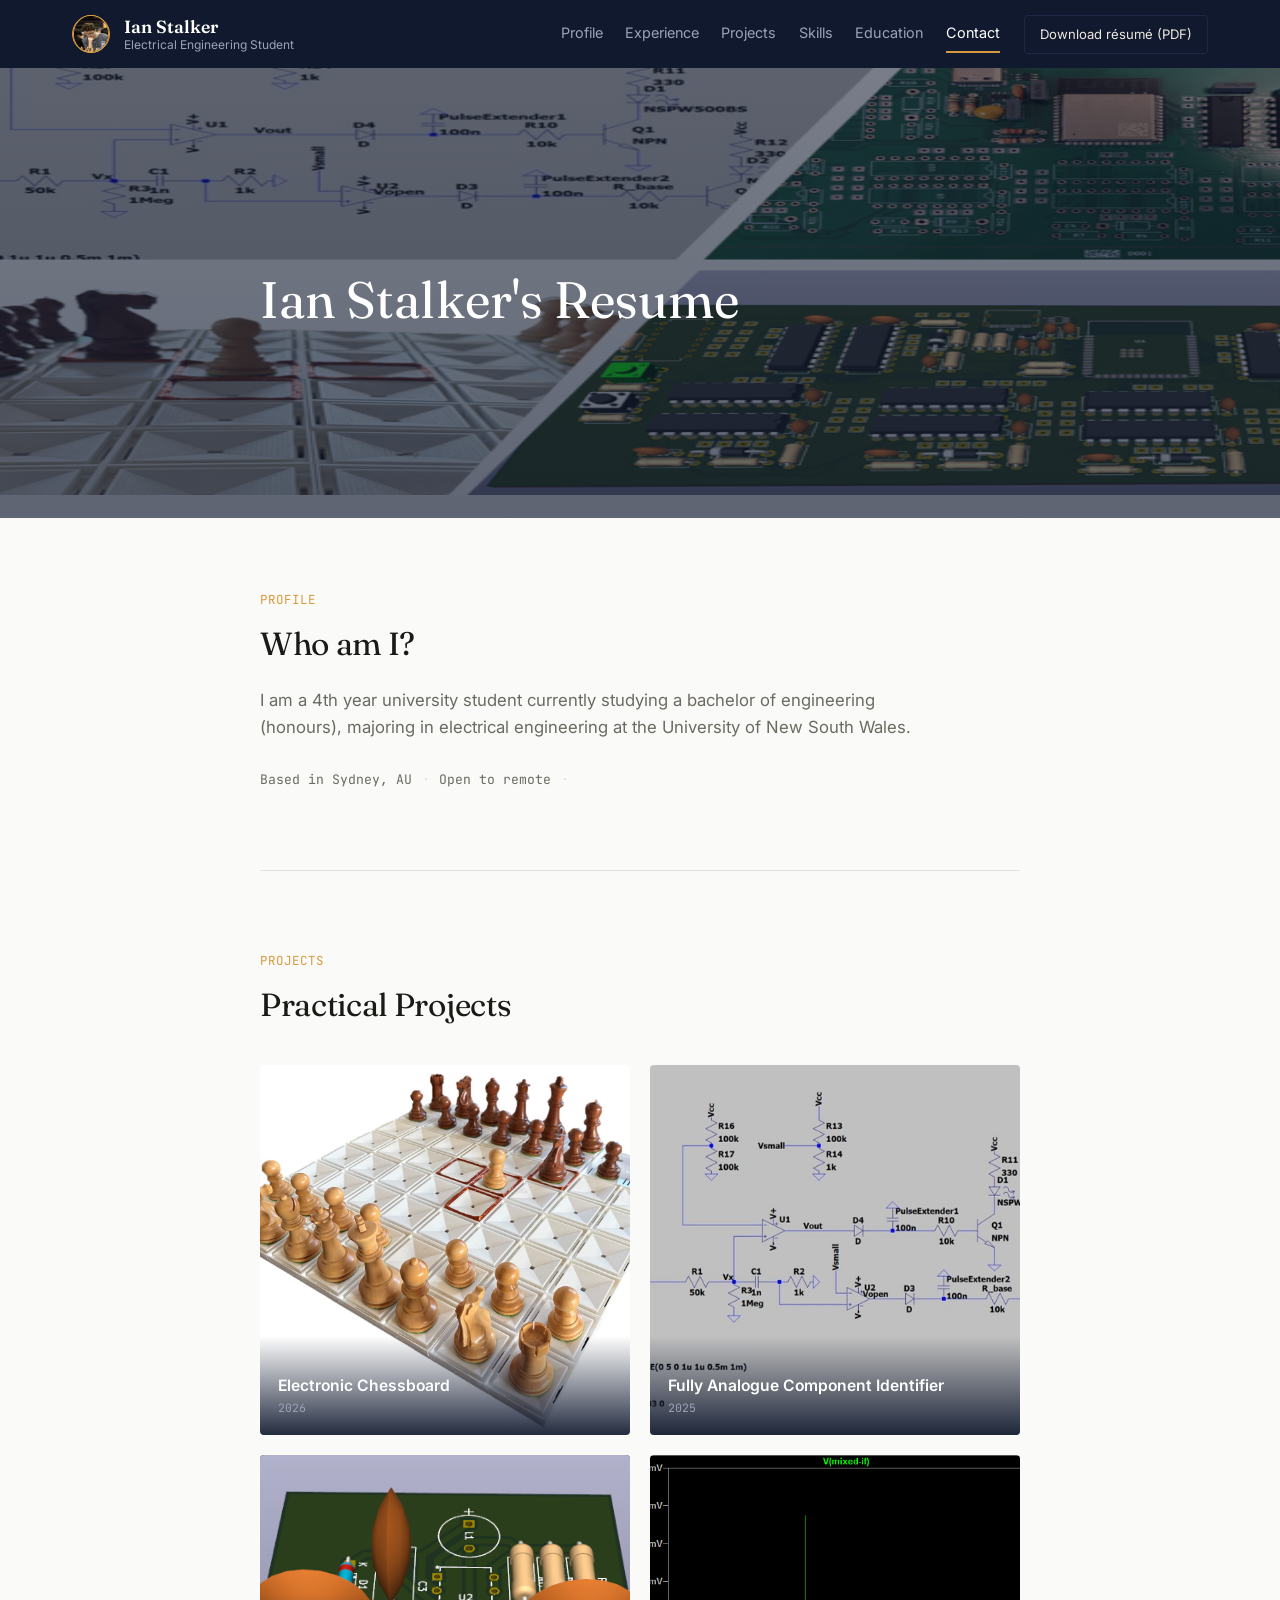
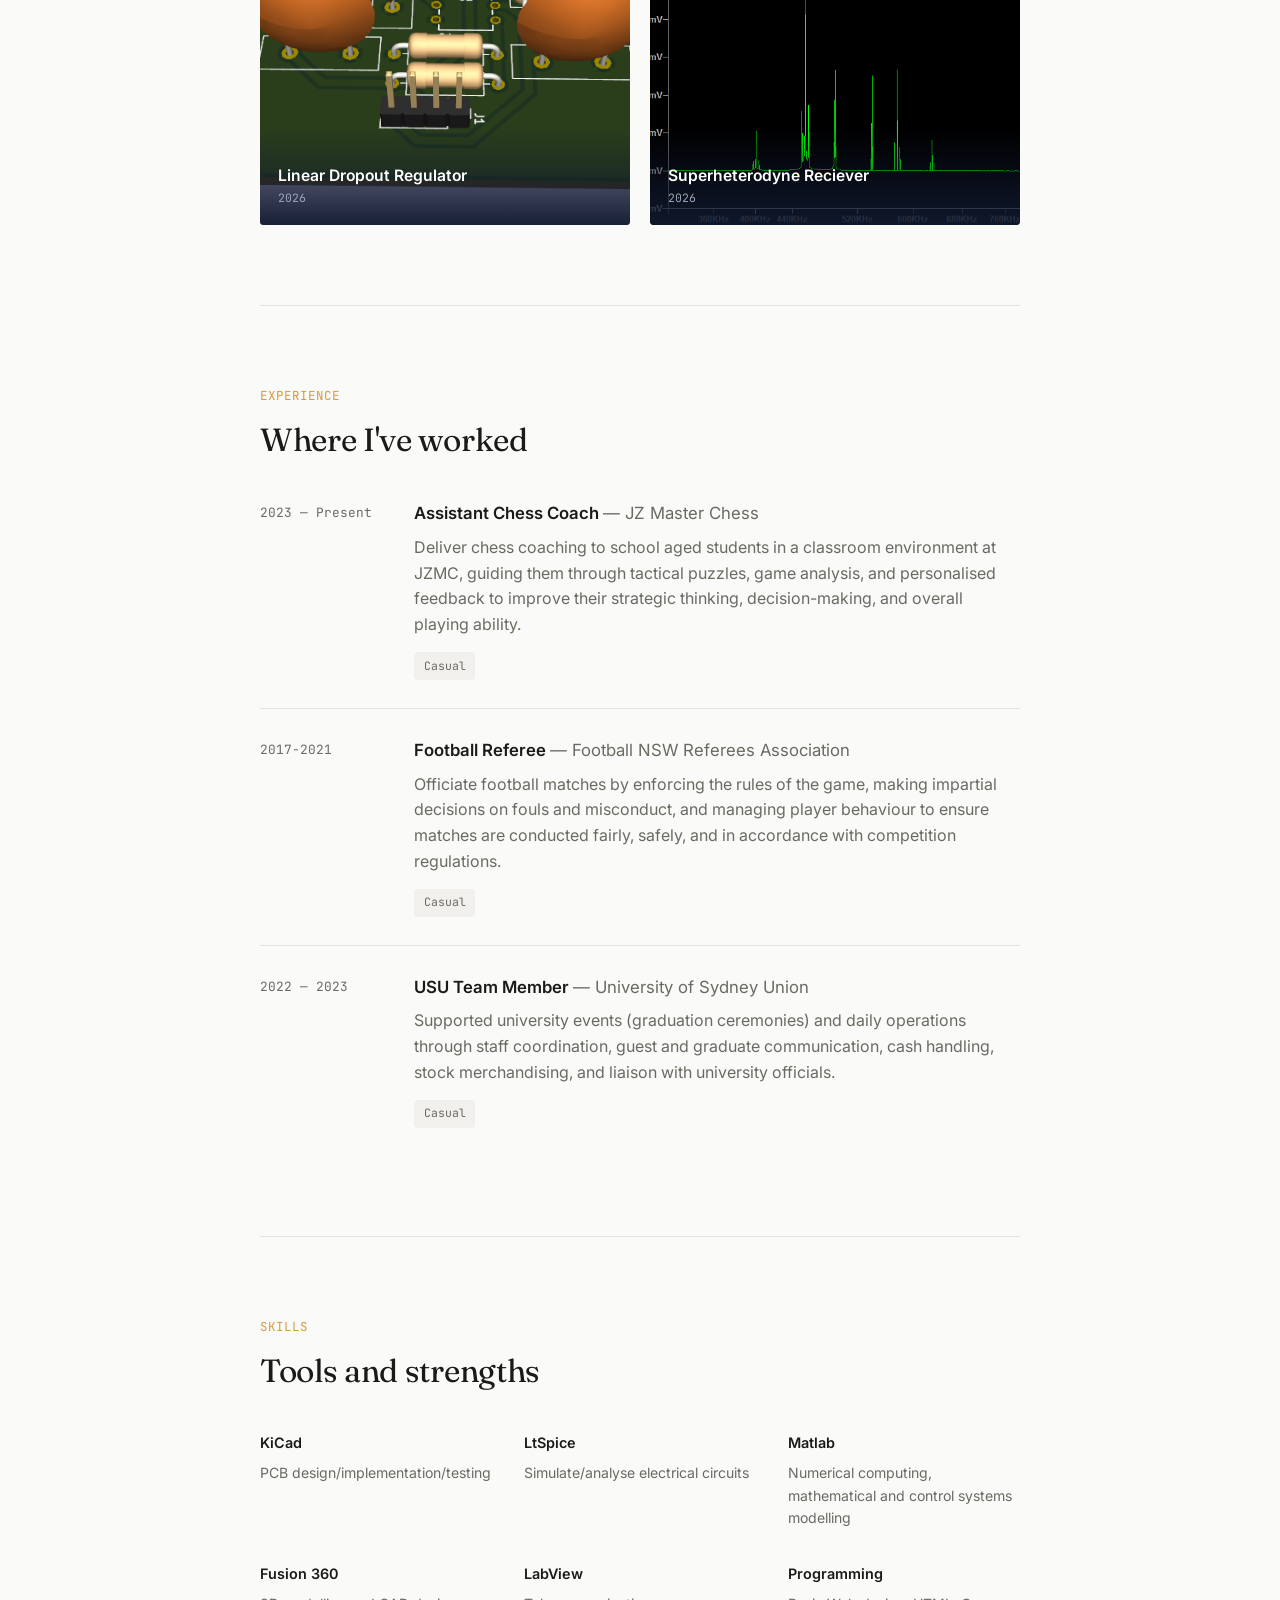
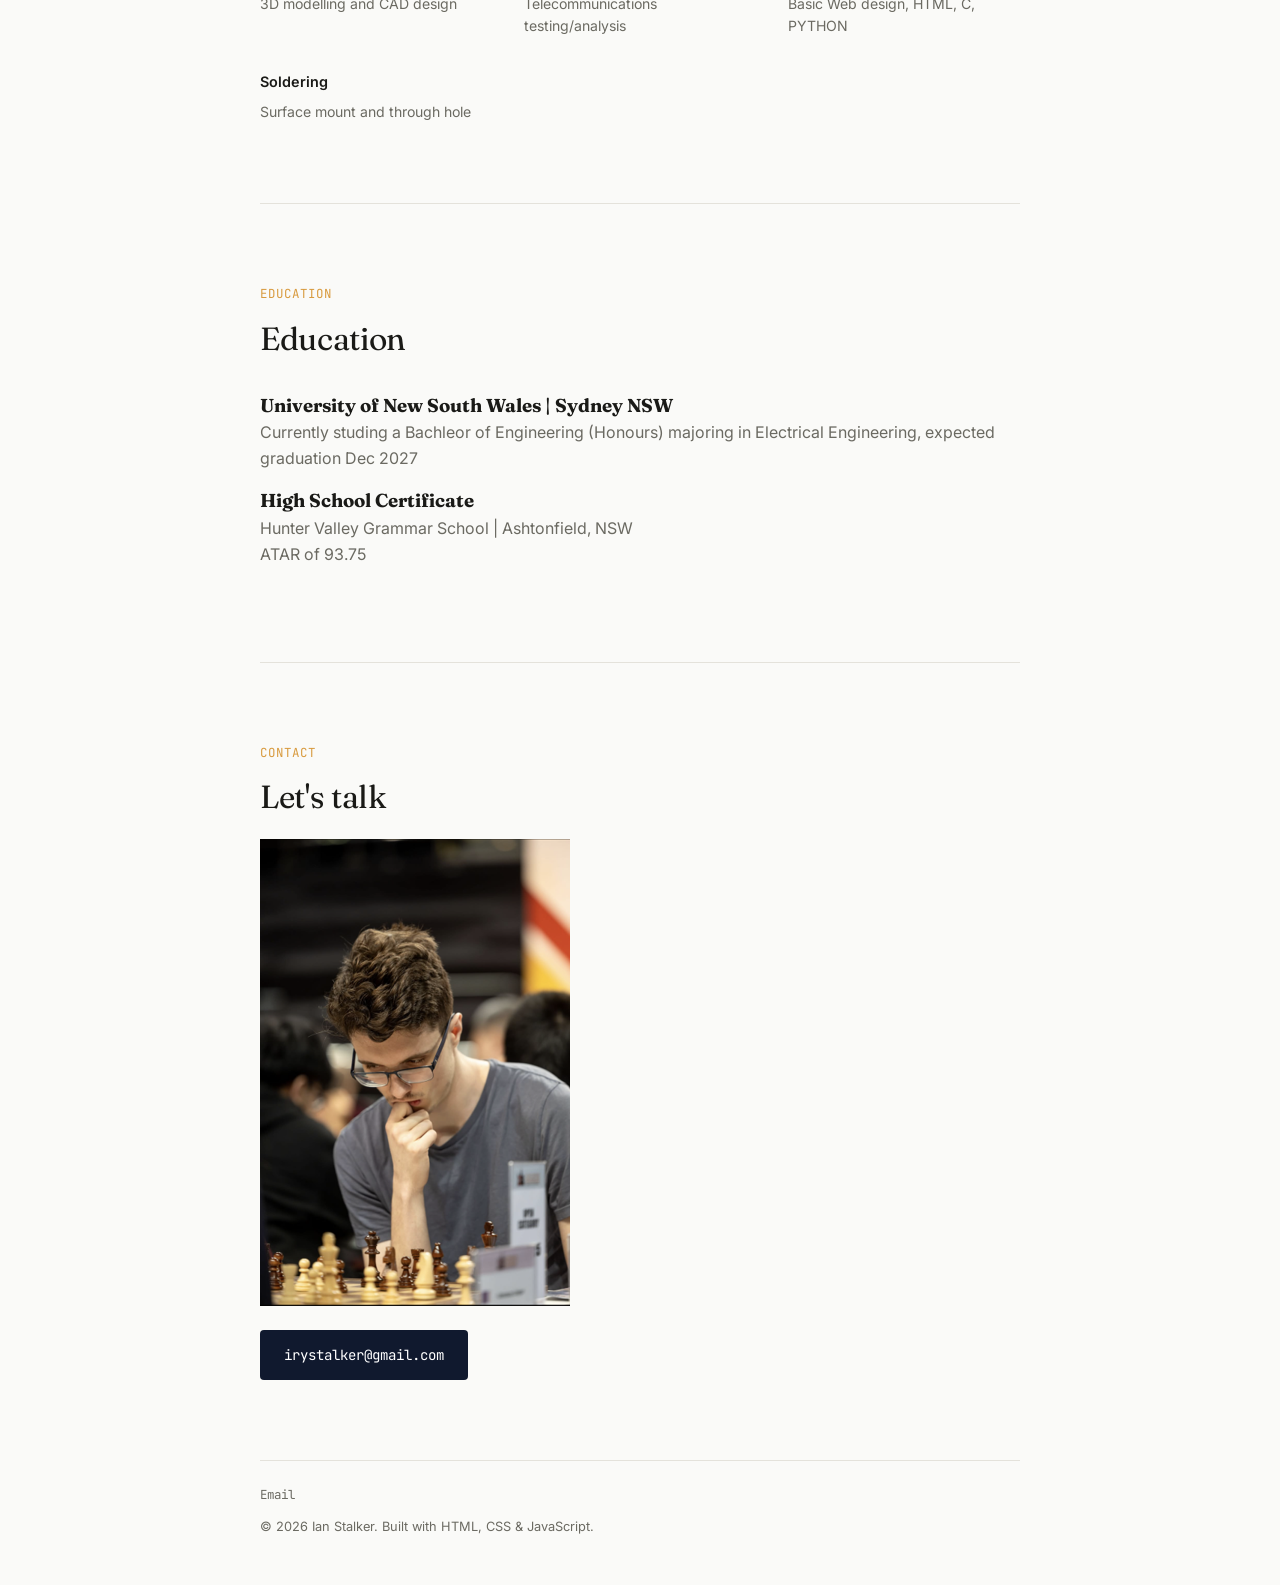
<file: index.html>
<!DOCTYPE html>
<html lang="en">
<head>
  <meta charset="UTF-8">
  <meta name="viewport" content="width=device-width, initial-scale=1.0">
  <title>Ian Stalker — Résumé</title>
  <meta name="description" content="Résumé and portfolio of Ian Stalker">
  <link rel="preconnect" href="https://fonts.googleapis.com">
  <link rel="preconnect" href="https://fonts.gstatic.com" crossorigin>
  <link href="https://fonts.googleapis.com/css2?family=Fraunces:ital,opsz,wght@0,9..144,400;0,9..144,600;1,9..144,500&family=Inter:wght@400;500;600&family=JetBrains+Mono:wght@400;500&display=swap" rel="stylesheet">
  <link rel="stylesheet" href="style.css">
</head>
<body>
<header class="topbar" id="topbar">
  <div class="topbar-inner">
    <a class="brand" href="index.html" aria-label="Ian Stalker — home">
      <span class="avatar" aria-hidden="true"><img class="avatar" src="photos/Profile Picture.png" alt="Ian Stalker"> </span>
      <span class="brand-text"><span class="name">Ian Stalker</span><span class="title">Electrical Engineering Student</span></span>
    </a>
    <button class="nav-toggle" id="navToggle" aria-label="Toggle navigation" aria-expanded="false" aria-controls="siteNav"><span></span><span></span><span></span></button>
    <nav class="site-nav" id="siteNav" aria-label="Main navigation">
      <ul><li><a href="#profile" class="nav-link" data-section="profile">Profile</a></li><li><a href="#experience" class="nav-link" data-section="experience">Experience</a></li><li><a href="#projects" class="nav-link" data-section="projects">Projects</a></li><li><a href="#skills" class="nav-link" data-section="skills">Skills</a></li><li><a href="#education" class="nav-link" data-section="education">Education</a></li><li><a href="#contact" class="nav-link" data-section="contact">Contact</a></li></ul>
      <a class="btn-download" href="Ian_Stalker_Resume.pdf" download>Download résumé (PDF)</a>
    </nav>
  </div>
  <div class="progress-rail" aria-hidden="true"><div class="progress-fill" id="progressFill"></div></div>
</header>

<section class="hero hero-home" aria-label="Introduction">
  <div class="hero-inner">
    <p class="eyebrow"></p>
    <h1 class="hero-title">Ian Stalker's Resume</h1>
  </div>
</section>



<main class="content">
  <section id="profile" class="section">
    <p class="eyebrow">Profile</p>
    <h1 class="section-title">Who am I?</h1>
    <p class="lede">I am a 4th year university student currently studying a bachelor of engineering (honours), majoring in electrical engineering at the University of New South Wales.</p>
    <div class="meta-row"><span>Based in Sydney, AU</span><span class="sep">·</span><span>Open to remote</span><span class="sep">·</span></div>
  </section>

  <section id="projects" class="section">
    <p class="eyebrow">Projects</p>
    <h2 class="section-title">Practical Projects</h2>
    <div class="project-grid">
        <a class="project-tile" href="project-1.html">
          <img src="photos/Chessboard project/Chessboard diagonal oblique no background.jpg" alt="Preview of Ledger — expense tracking, rebuilt" loading="lazy">
          <span class="tile-caption"><span class="tile-title">Electronic Chessboard</span><span class="tile-sub">2026</span></span>
        </a>
        <a class="project-tile" href="project-2.html">
          <img src="photos/Component Identifier Circuit/Component identifier preview.jpg" alt="Preview of Component kit for internal tools" loading="lazy">
          <span class="tile-caption"><span class="tile-title">Fully Analogue Component Identifier</span><span class="tile-sub">2025</span></span>
        </a>
        <a class="project-tile" href="project-3.html">
          <img src="photos/LDO Project/LDO front diagonal.png" alt="Preview of Field notes — a writing site" loading="lazy" 
          style="width: 100%; height: 100%; object-fit contain; margin: auto; position: absolute; inset: 0;">
          <span class="tile-caption"><span class="tile-title">Linear Dropout Regulator</span><span class="tile-sub">2026</span></span>
        </a>
        <a class="project-tile" href="project-4.html">
          <img src="photos/Superheterodyne Reciever/superhet thumbnail.png" alt="Preview of Onboarding flow redesign" loading="lazy">
          <span class="tile-caption"><span class="tile-title">Superheterodyne Reciever</span><span class="tile-sub">2026</span></span>
        </a>
    </div>
  </section>

  <section id="experience" class="section">
    <p class="eyebrow">Experience</p>
    <h2 class="section-title">Where I've worked</h2>
    <ol class="timeline">
        <li class="entry">
          <div class="entry-date"><time>2023 — Present</time></div>
          <div class="entry-body">
            <h3 class="entry-role"><a href="experience-1.html">Assistant Chess Coach</a> <span class="entry-org">— JZ Master Chess</span></h3>
            <p>Deliver chess coaching to school aged students in a classroom environment at JZMC, guiding them through tactical puzzles, game analysis,
            and personalised feedback to improve their strategic thinking, decision-making, and overall playing ability.</p>
            <ul class="tag-list"><li>Casual</li></ul>
            
          </div>
        </li>
        <li class="entry">
          <div class="entry-date"><time>2017-2021</time></div>
          <div class="entry-body">
            <h3 class="entry-role"><a href="experience-2.html">Football Referee</a> <span class="entry-org">— Football NSW Referees Association</span></h3>
            <p>Officiate football matches by enforcing the rules of the game, making impartial decisions on fouls and misconduct, 
              and managing player behaviour to ensure matches are conducted fairly, safely, and in accordance with competition regulations.</p>
            <ul class="tag-list"><li>Casual</li></ul>
            
          </div>
        </li>
        <li class="entry">
          <div class="entry-date"><time>2022 — 2023</time></div>
          <div class="entry-body">
            <h3 class="entry-role"><a href="experience-3.html">USU Team Member</a> <span class="entry-org">— University of Sydney Union</span></h3>
            <p>Supported university events (graduation ceremonies) and daily operations through staff coordination, guest and graduate communication, 
              cash handling, stock merchandising, and liaison with university officials. </p>
            <ul class="tag-list"><li>Casual</li></ul>
            
          </div>
        </li>
    </ol>
  </section>

  <section id="skills" class="section">
    <p class="eyebrow">Skills</p>
    <h2 class="section-title">Tools and strengths</h2>
    <div class="skills-grid">
      <div class="skill-group"><h3>KiCad</h3><p>PCB design/implementation/testing</p></div>
      <div class="skill-group"><h3>LtSpice</h3><p>Simulate/analyse electrical circuits</p></div>
      <div class="skill-group"><h3>Matlab</h3><p>Numerical computing, mathematical and control systems modelling</p></div>
      <div class="skill-group"><h3>Fusion 360</h3><p>3D modelling and CAD design</p></div>
      <div class="skill-group"><h3>LabView</h3><p>Telecommunications testing/analysis</p></div>
      <div class="skill-group"><h3>Programming</h3><p>Basic Web design, HTML, C, PYTHON</p></div>
      <div class="skill-group"><h3>Soldering</h3><p>Surface mount and through hole</p></div>
    </div>
  </section>

  <section id="education" class="section">
    <p class="eyebrow">Education</p>
    <h2 class="section-title">Education</h2>
    <div class="entry-body no-timeline">
      <h3>University of New South Wales | Sydney NSW</h3>
      <p>Currently studing a Bachleor of Engineering (Honours) majoring in Electrical Engineering, expected graduation Dec 2027</p>
      
      <h3>High School Certificate</h3>
      <p>Hunter Valley Grammar School | Ashtonfield, NSW <br>ATAR of 93.75</br></p>
    </div>
  </section>

  <section id="contact" class="section">
    <p class="eyebrow">Contact</p>
    <h2 class="section-title">Let's talk</h2>
    <p class="lede"></p>
    <img src="photos/Profile Picture.png" alt="Ian Stalker">
    <a class="btn-primary" href="mailto:irystalker@gmail.com">irystalker@gmail.com</a>
  </section>
  <footer class="page-footer">
  <ul class="social-links">
    <li><a href="mailto:irystalker@gmail.com">Email</a></li>
    
  
  </ul>
  <p>&copy; 2026 Ian Stalker. Built with HTML, CSS &amp; JavaScript.</p>
</footer>
</main>
<script src="script.js"></script>
</body>
</html>
</file>
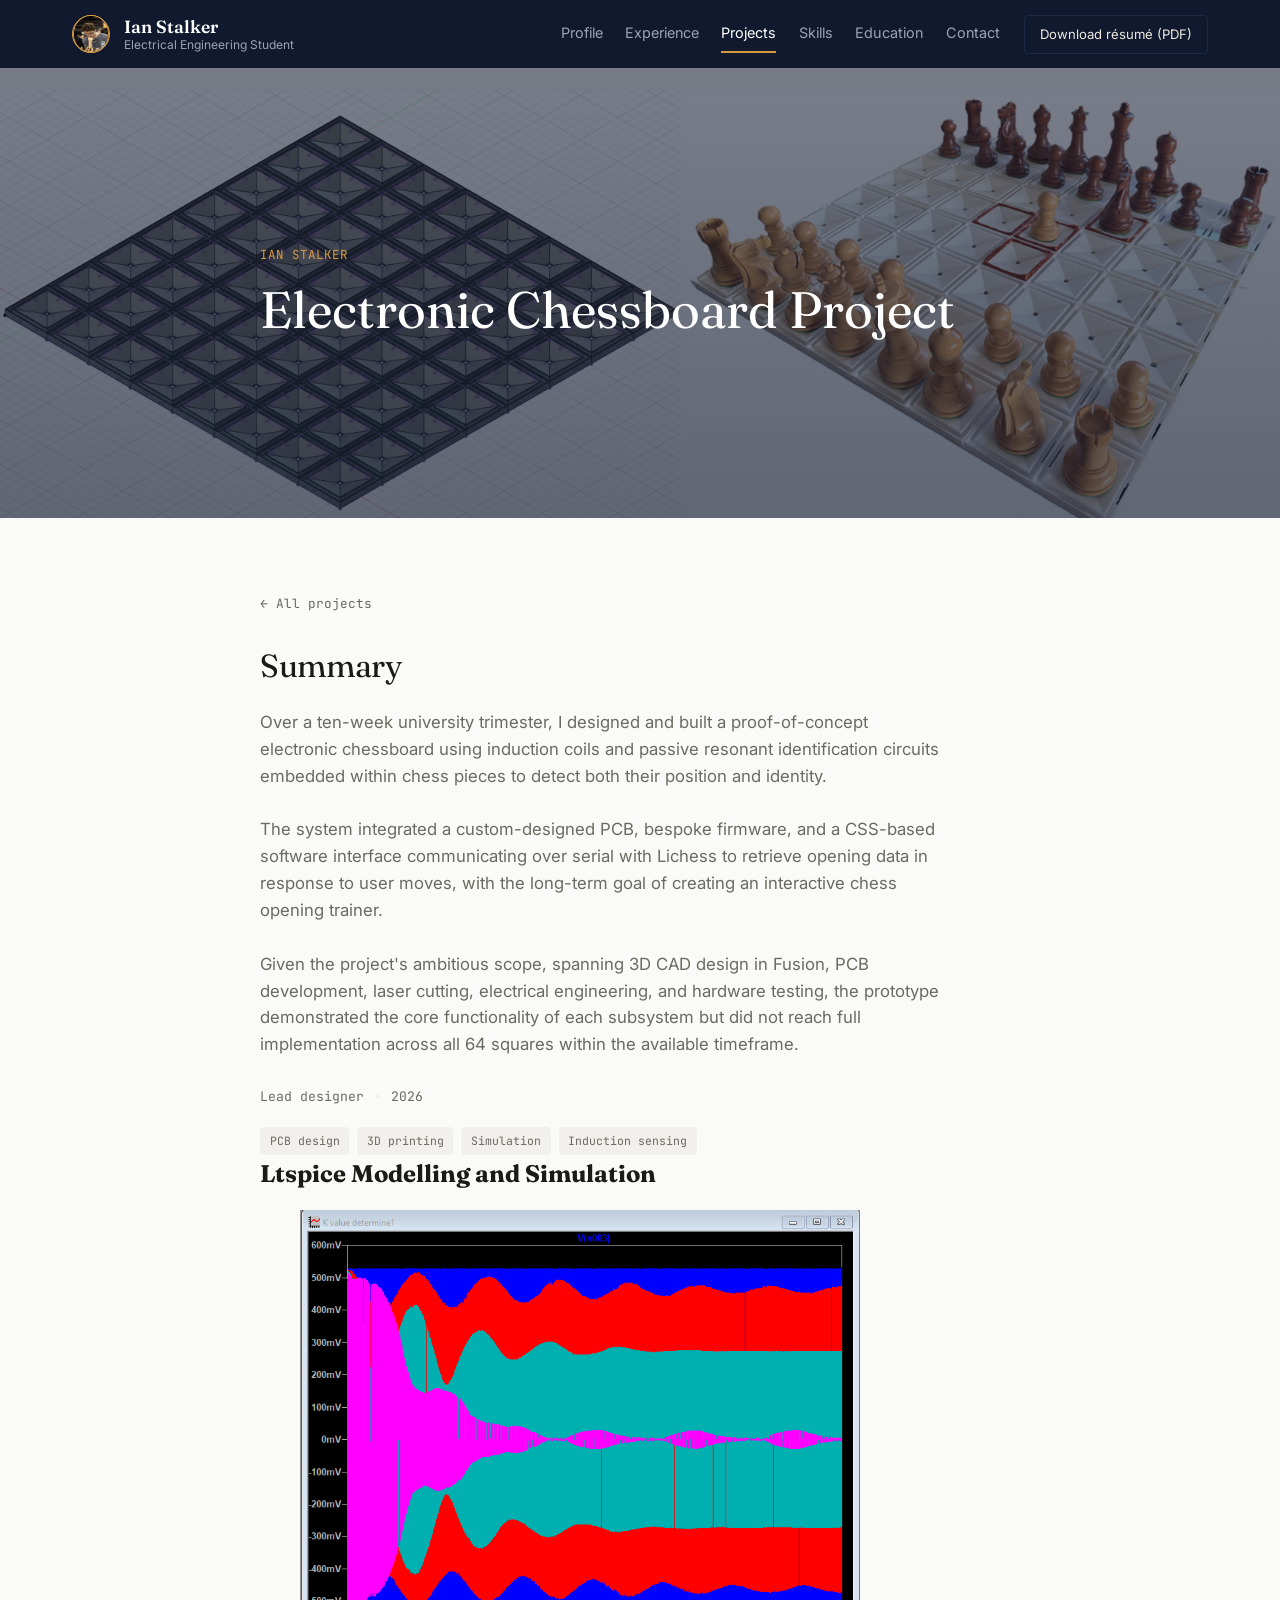
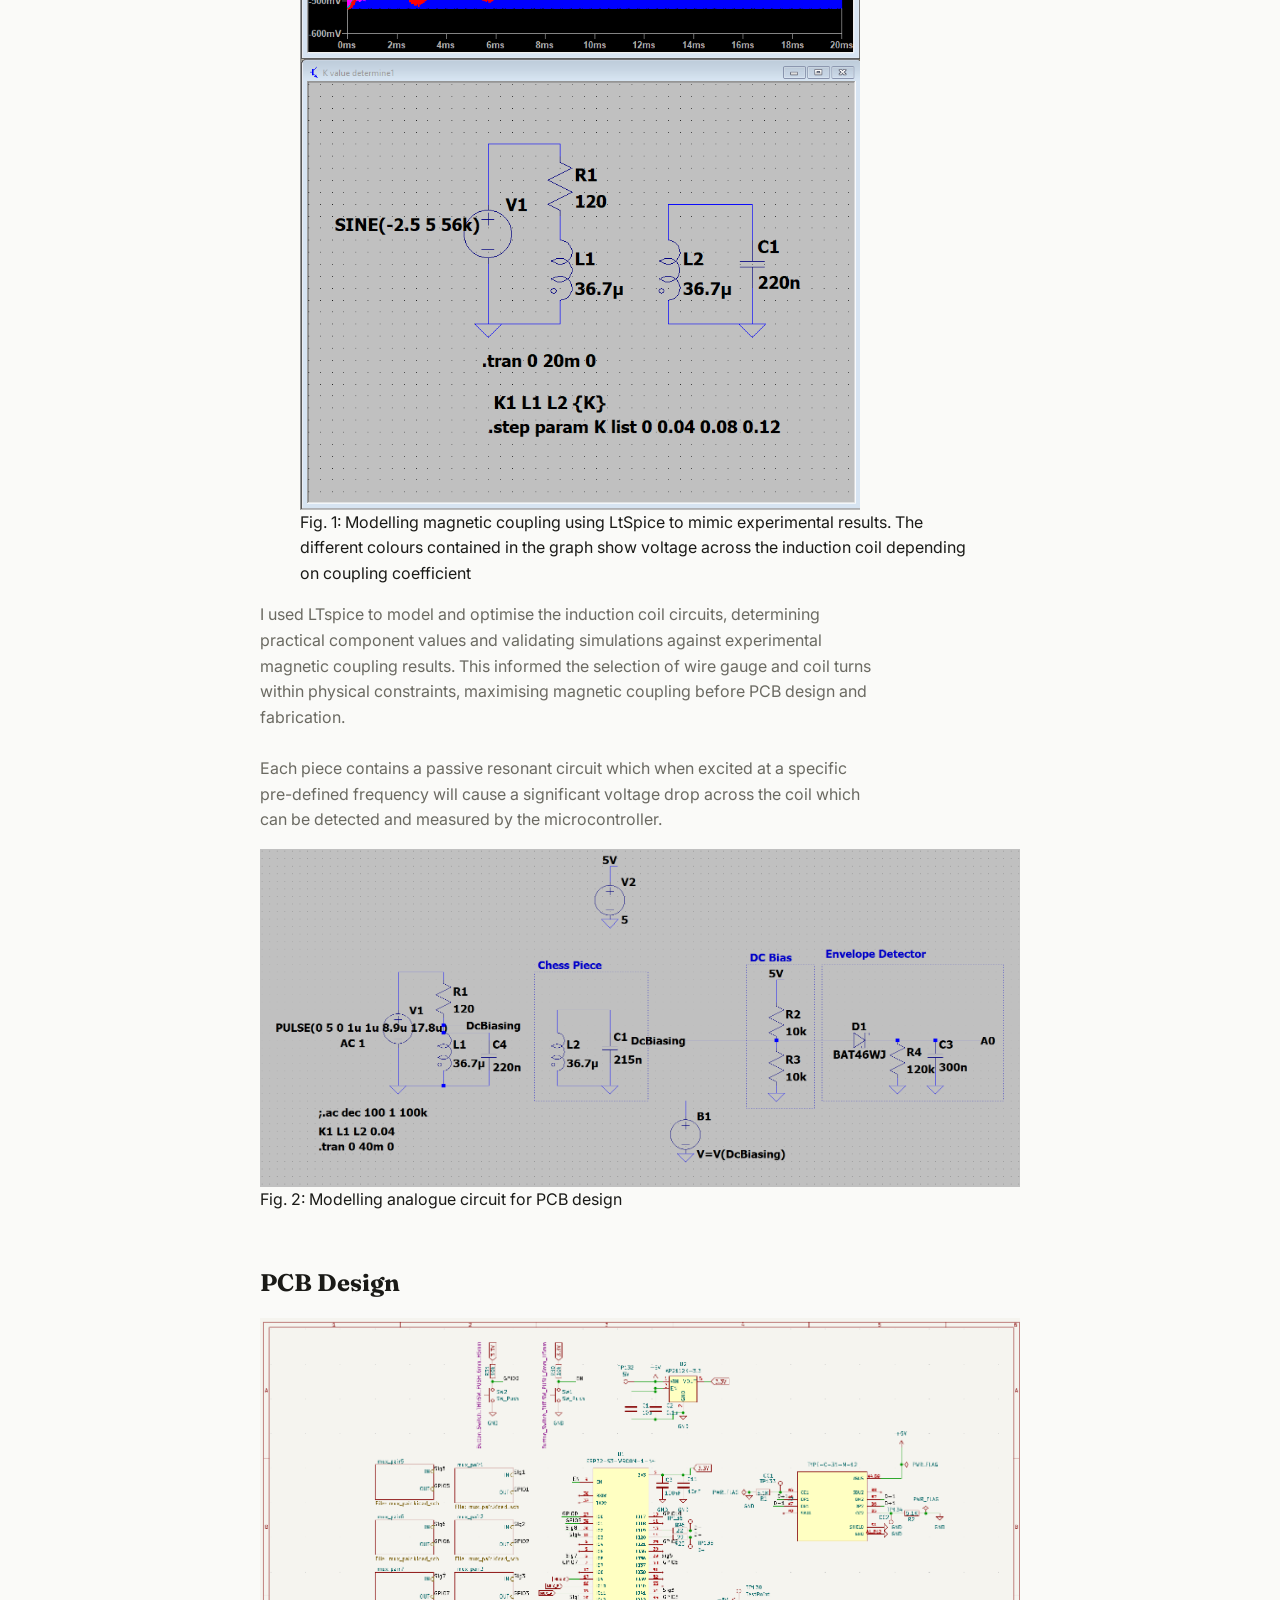
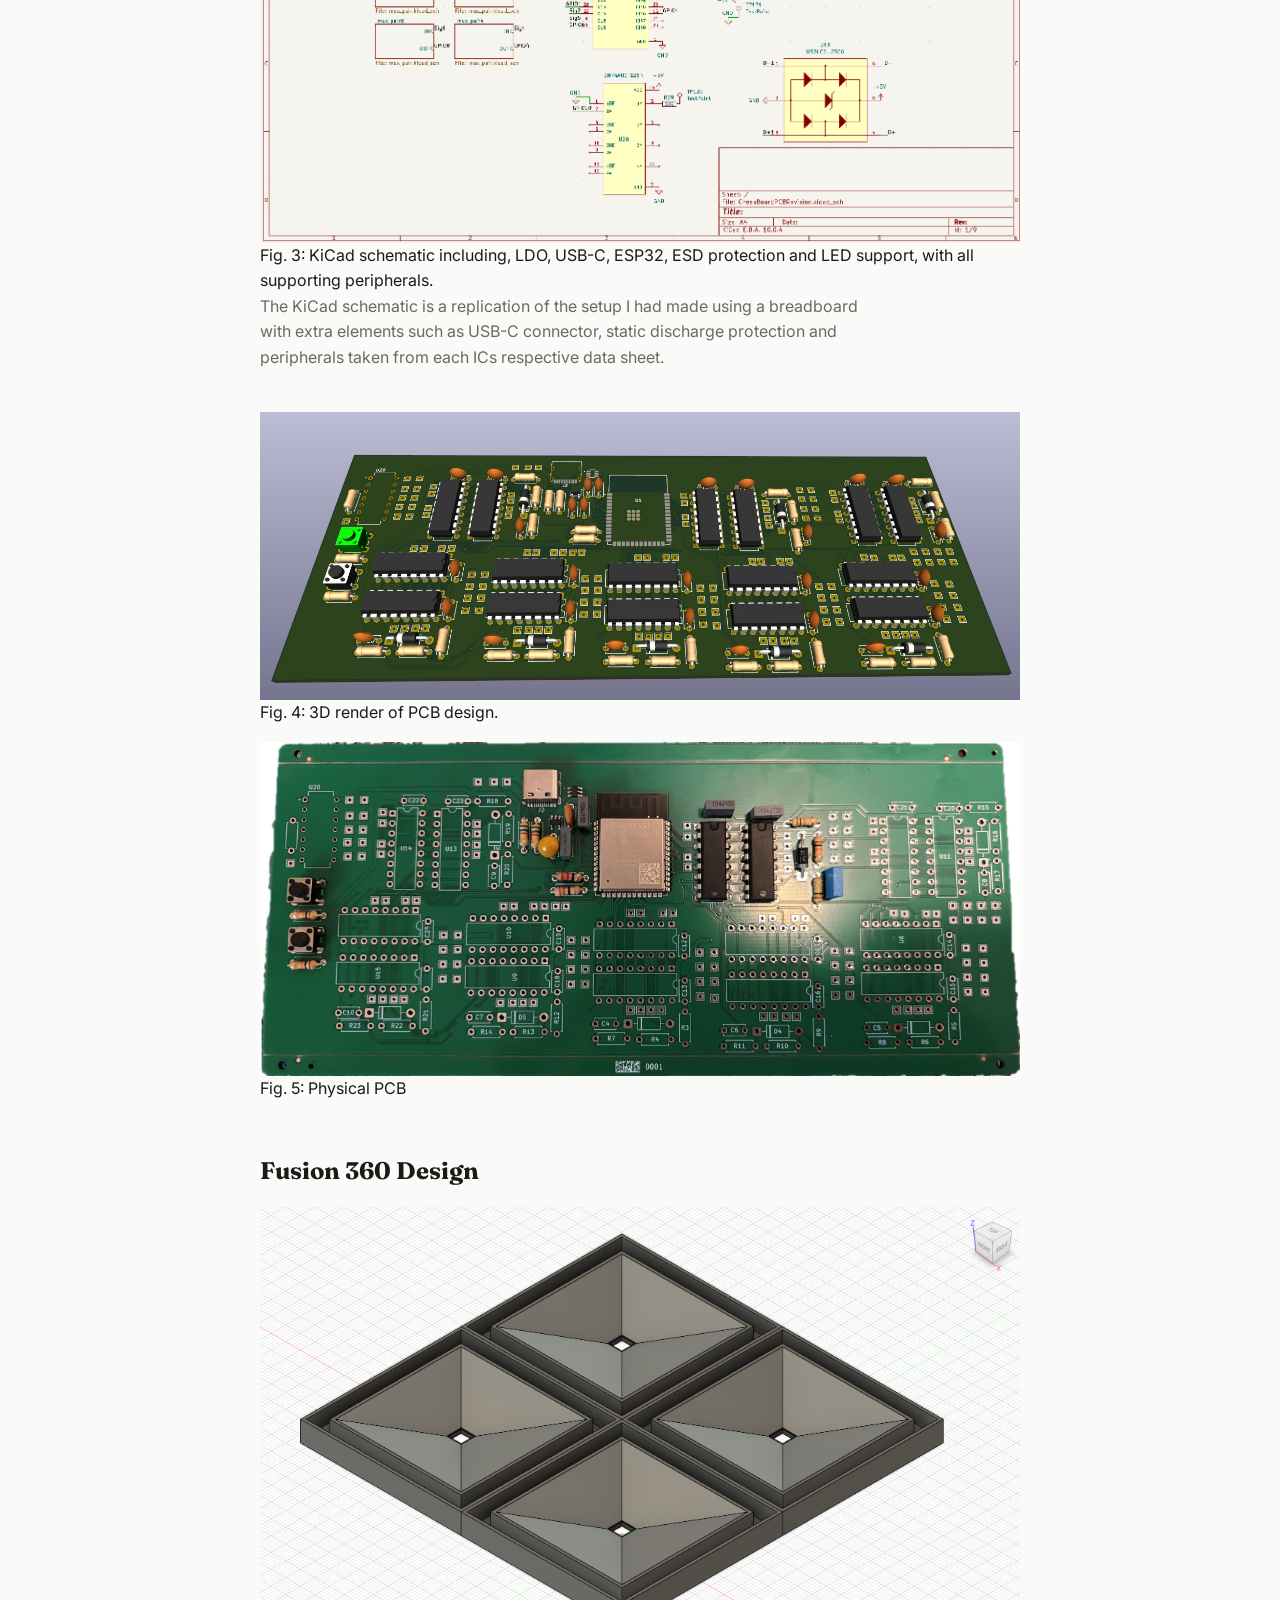
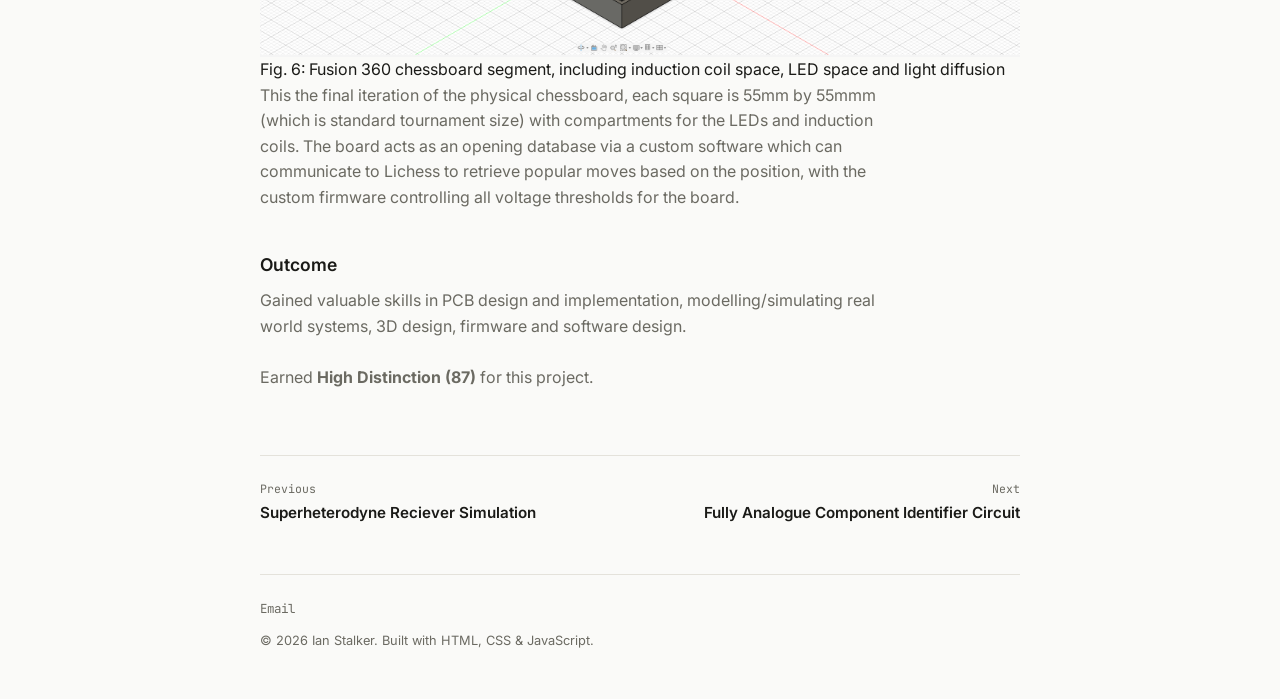
<file: project-1.html>
<!DOCTYPE html>
<html lang="en">
<head>
  <meta charset="UTF-8">
  <meta name="viewport" content="width=device-width, initial-scale=1.0">
  <title>Electronic Chessboard — Ian Stalker</title>
  <meta name="description" content="Résumé and portfolio of Ian Stalker">
  <link rel="preconnect" href="https://fonts.googleapis.com">
  <link rel="preconnect" href="https://fonts.gstatic.com" crossorigin>
  <link href="https://fonts.googleapis.com/css2?family=Fraunces:ital,opsz,wght@0,9..144,400;0,9..144,600;1,9..144,500&family=Inter:wght@400;500;600&family=JetBrains+Mono:wght@400;500&display=swap" rel="stylesheet">
  <link rel="stylesheet" href="style.css">
</head>
<body data-section="projects">
<header class="topbar" id="topbar">
  <div class="topbar-inner">
    <a class="brand" href="index.html" aria-label="Ian Stalker — home">
      <span class="avatar" aria-hidden="true"><img class="avatar" src="photos/Profile Picture.png" alt="Ian Stalker"></span>
      <span class="brand-text"><span class="name">Ian Stalker</span><span class="title">Electrical Engineering Student</span></span>
    </a>
    <button class="nav-toggle" id="navToggle" aria-label="Toggle navigation" aria-expanded="false" aria-controls="siteNav"><span></span><span></span><span></span></button>
    <nav class="site-nav" id="siteNav" aria-label="Main navigation">
      <ul><li><a href="index.html#profile" class="nav-link" data-section="profile">Profile</a></li><li><a href="index.html#experience" class="nav-link" data-section="experience">Experience</a></li><li><a href="index.html#projects" class="nav-link" data-section="projects">Projects</a></li><li><a href="index.html#skills" class="nav-link" data-section="skills">Skills</a></li><li><a href="index.html#education" class="nav-link" data-section="education">Education</a></li><li><a href="index.html#contact" class="nav-link" data-section="contact">Contact</a></li></ul>
      <a class="btn-download" href="Ian_Stalker_Resume.pdf" download>Download résumé (PDF)</a>
    </nav>
  </div>
  <div class="progress-rail" aria-hidden="true"><div class="progress-fill" id="progressFill"></div></div>
</header>

<section class="hero hero-chess" aria-label="Introduction">
  <div class="hero-inner">
    <p class="eyebrow">Ian Stalker</p>
    <h1 class="hero-title">Electronic Chessboard Project</h1>
  </div>
</section>




<main class="content">
  <article class="section detail">
    <a class="back-link" href="index.html#projects">&larr; All projects</a>
    <h1 class="section-title">Summary</h1>
    <p class="lede">Over a ten-week university trimester, I designed and built a proof-of-concept electronic chessboard 
      using induction coils and passive resonant identification circuits embedded within chess pieces to detect both their 
      position and identity. 
      <br>
      <br>
      The system integrated a custom-designed PCB, bespoke firmware, and a CSS-based software interface communicating over 
      serial with Lichess to retrieve opening data in response to user moves, with the long-term goal of creating an 
      interactive chess opening trainer.
    <br>
    <br>
      Given the project's ambitious scope, spanning 3D CAD design in Fusion, PCB development, laser cutting, 
      electrical engineering, and hardware testing, the prototype demonstrated the core functionality of 
      each subsystem but did not reach full implementation across all 64 squares within the available timeframe.
    </p>
    <div class="meta-row"><span>Lead designer</span><span class="sep">·</span><span>2026</span></div>
    <ul class="tag-list"><li>PCB design</li><li>3D printing</li><li>Simulation</li><li>Induction sensing</li></ul>
    
    <h1>Ltspice Modelling and Simulation</h1>

    <figure>
    <img src="photos/Chessboard project/ltspice k value determine.png" 
    alt="Determining magnetic coupling in LtSpice" style="max-height: 100vh; object-fit: contain;">
    <figcaption>Fig. 1: Modelling magnetic coupling using LtSpice to mimic experimental results. The different colours contained in the graph show voltage across the induction coil depending on coupling coefficient</figcaption>
    </figure>
    <p>I used LTspice to model and optimise the induction coil circuits, determining practical component values 
      and validating simulations against experimental magnetic coupling results. This informed the selection of 
      wire gauge and coil turns within physical constraints, maximising magnetic coupling before PCB design and 
      fabrication.</p>
      <br>
      <p>Each piece contains a passive resonant circuit which when excited at a specific pre-defined frequency will cause a significant voltage drop across the coil which can be detected and measured by the microcontroller.</p>
      <figure></figure>
      <img src="photos/Chessboard project/spice model for chessboard.png" 
    alt="Determining magnetic coupling in LtSpice" style="max-height: 100vh; object-fit: contain;">
    <figcaption>Fig. 2: Modelling analogue circuit for PCB design</figcaption>
      </figure>

    <br>
    <br>
    <h1>PCB Design</h1>
    <figure></figure>
    <img src="photos/Chessboard project/Kicad Chessboard.png" 
    alt="Determining magnetic coupling in LtSpice" style="max-height: 100vh; object-fit: contain;">
    <figcaption>Fig. 3: KiCad schematic including, LDO, USB-C, ESP32, ESD protection and LED support, with all supporting peripherals.</figcaption>
    </figure>
    
    <p>The KiCad schematic is a replication of the setup I had made using a breadboard with extra elements such as USB-C connector, static discharge protection and peripherals taken from each ICs respective data sheet.</p>
    <br>
    <figure></figure>
    <img src="photos/Chessboard project/3D Render of electric chessboard PCB.png" 
    alt="Determining magnetic coupling in LtSpice" style="max-height: 100vh; object-fit: contain;">
    <figcaption>Fig. 4: 3D render of PCB design.</figcaption>
    </figure>

    <figure></figure>
    <img src="photos/Chessboard project/PCB irl.jpg" 
    alt="Determining magnetic coupling in LtSpice" style="max-height: 100vh; object-fit: contain;">
    <figcaption>Fig. 5: Physical PCB</figcaption>
    </figure>
    
    <p></p>
    <br>
    <br>
    <h1>Fusion 360 Design</h1>

    <figure></figure>
    <img src="photos/Chessboard project/fusion chessboard segment.png" 
    alt="Determining magnetic coupling in LtSpice" style="max-height: 100vh; object-fit: contain;">
    <figcaption>Fig. 6: Fusion 360 chessboard segment, including induction coil space, LED space and light diffusion</figcaption>
    </figure>
   
    <p>This the final iteration of the physical chessboard, each square is 55mm by 55mmm (which is standard tournament size) with compartments for the LEDs and induction coils. 
      The board acts as an opening database via a custom software which can communicate to Lichess to retrieve popular moves based on the position, with the custom firmware controlling all voltage thresholds for the board. 
    </p>
    <h2>Outcome</h2>
    <p>Gained valuable skills in PCB design and implementation, modelling/simulating real world 
      systems, 3D design, firmware and software design.</p>
    <br>
    <p>Earned <b>High Distinction (87)</b> for this project.</p>
    <nav class="pager" aria-label="Project navigation">
      <a href="project-4.html"><span>Previous</span>Superheterodyne Reciever Simulation</a>
      <a href="project-2.html"><span>Next</span>Fully Analogue Component Identifier Circuit</a>
    </nav>
  </article>
  <footer class="page-footer">
  <ul class="social-links">
    <li><a href="mailto:irystalker@gmail.com">Email</a></li>

  </ul>
  <p>&copy; 2026 Ian Stalker. Built with HTML, CSS &amp; JavaScript.</p>
</footer>
</main>
<script src="script.js"></script>
</body>
</html>
</file>
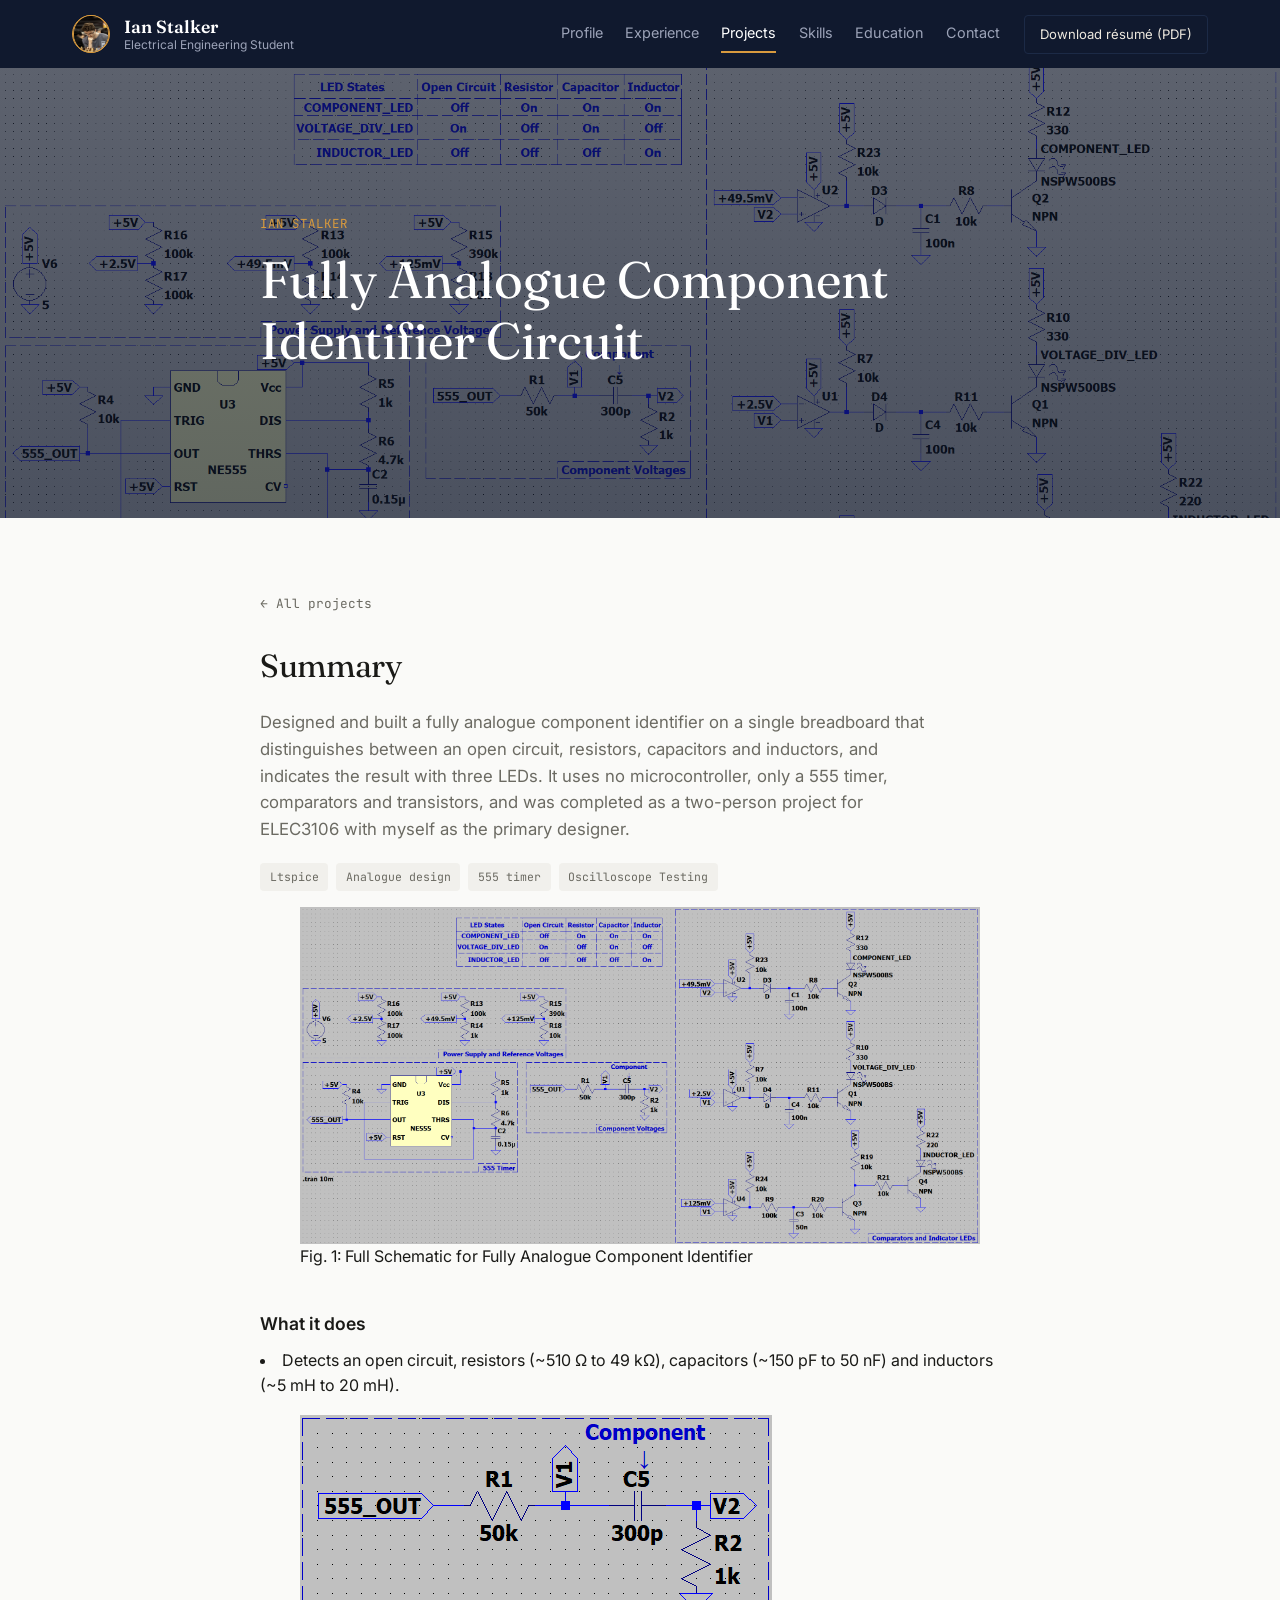
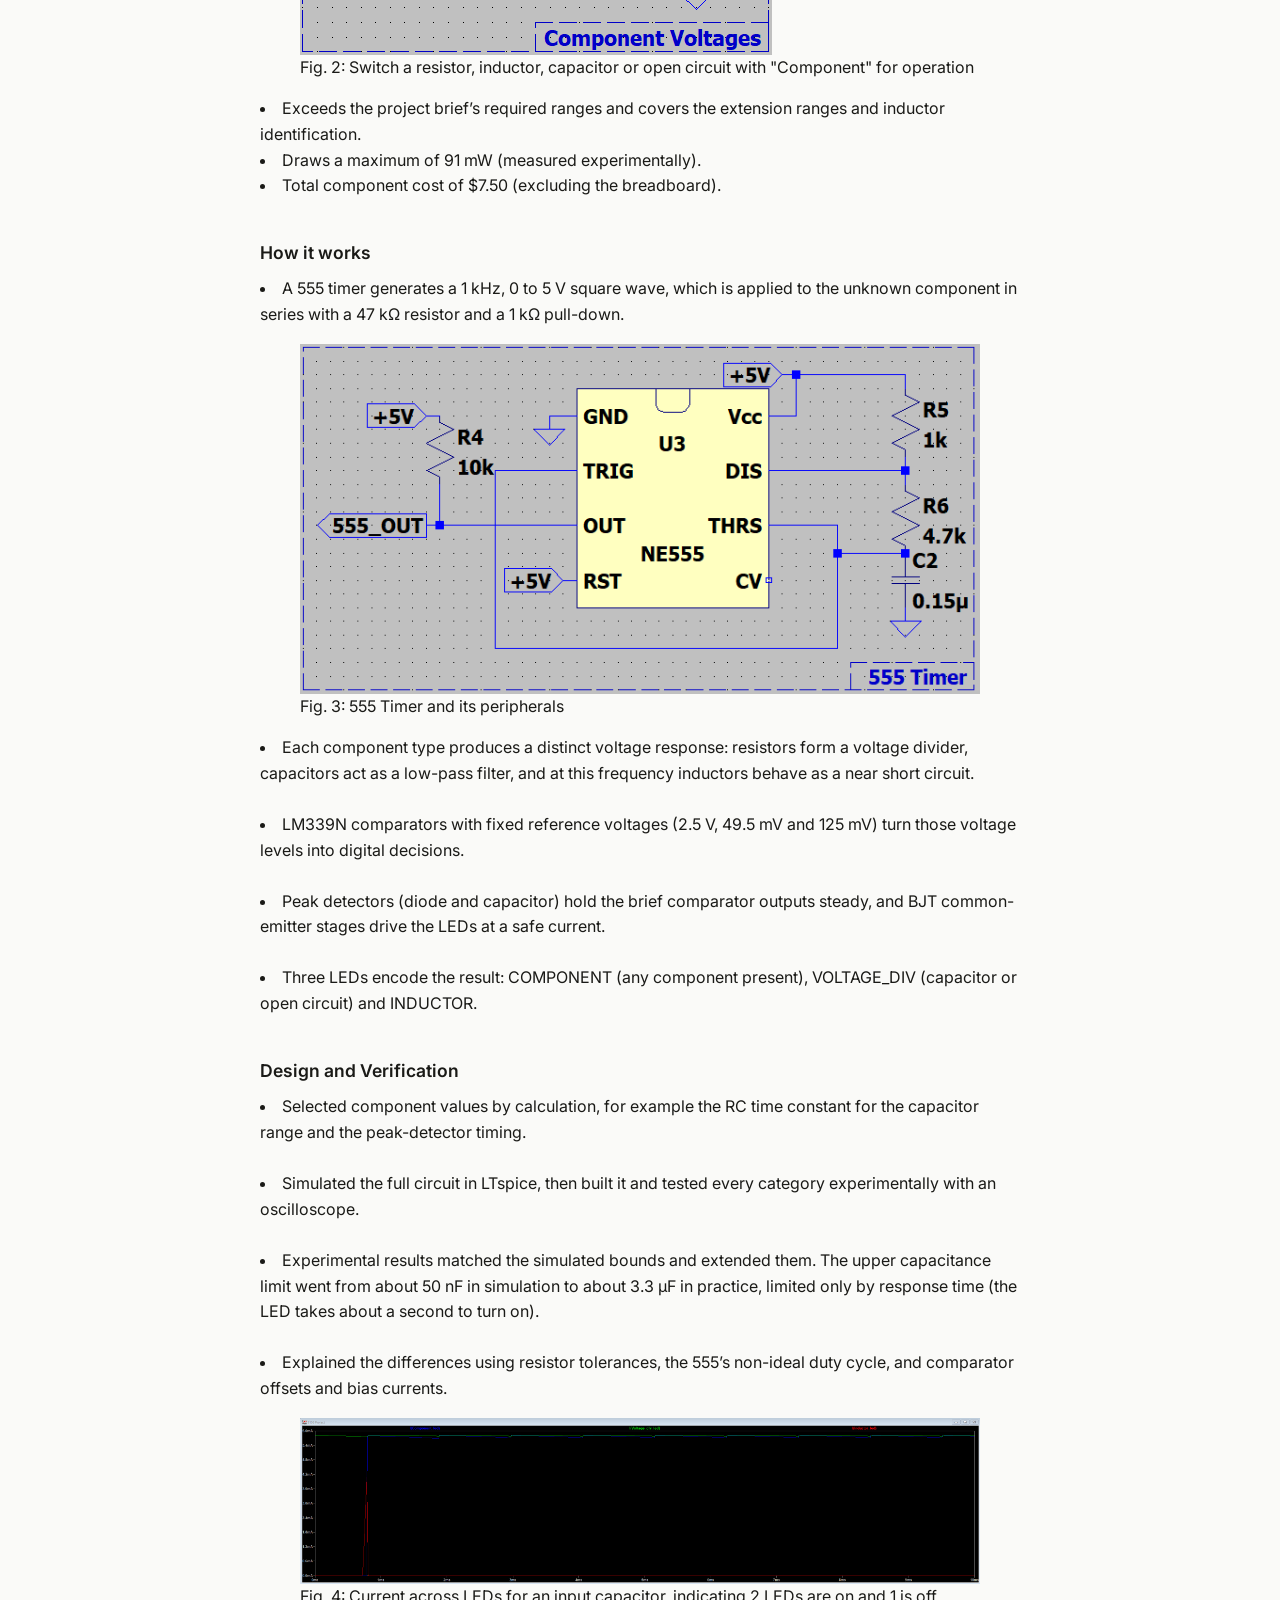
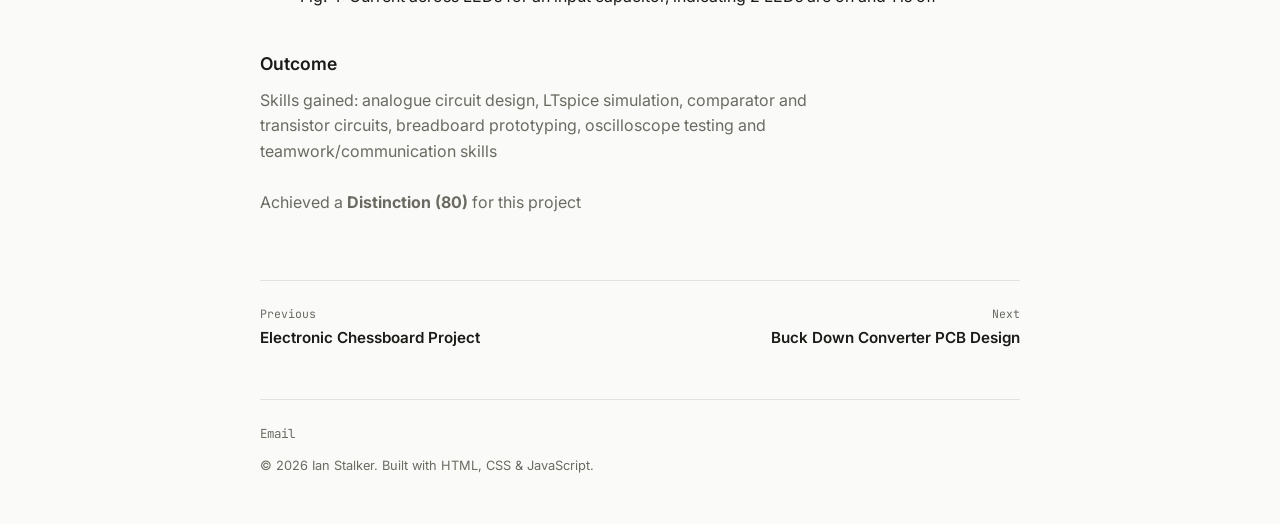
<file: project-2.html>
<!DOCTYPE html>
<html lang="en">
<head>
  <meta charset="UTF-8">
  <meta name="viewport" content="width=device-width, initial-scale=1.0">
  <title>Component Identifier — Ian Stalker</title>
  <meta name="description" content="Résumé and portfolio of Ian Stalker">
  <link rel="preconnect" href="https://fonts.googleapis.com">
  <link rel="preconnect" href="https://fonts.gstatic.com" crossorigin>
  <link href="https://fonts.googleapis.com/css2?family=Fraunces:ital,opsz,wght@0,9..144,400;0,9..144,600;1,9..144,500&family=Inter:wght@400;500;600&family=JetBrains+Mono:wght@400;500&display=swap" rel="stylesheet">
  <link rel="stylesheet" href="style.css">
</head>
<body data-section="projects">
<header class="topbar" id="topbar">
  <div class="topbar-inner">
    <a class="brand" href="index.html" aria-label="Ian Stalker — home">
      <span class="avatar" aria-hidden="true"><img class="avatar" src="photos/Profile Picture.png" alt="Ian Stalker"></span>
      <span class="brand-text"><span class="name">Ian Stalker</span><span class="title">Electrical Engineering Student</span></span>
    </a>
    <button class="nav-toggle" id="navToggle" aria-label="Toggle navigation" aria-expanded="false" aria-controls="siteNav"><span></span><span></span><span></span></button>
    <nav class="site-nav" id="siteNav" aria-label="Main navigation">
      <ul><li><a href="index.html#profile" class="nav-link" data-section="profile">Profile</a></li><li><a href="index.html#experience" class="nav-link" data-section="experience">Experience</a></li><li><a href="index.html#projects" class="nav-link" data-section="projects">Projects</a></li><li><a href="index.html#skills" class="nav-link" data-section="skills">Skills</a></li><li><a href="index.html#education" class="nav-link" data-section="education">Education</a></li><li><a href="index.html#contact" class="nav-link" data-section="contact">Contact</a></li></ul>
      <a class="btn-download" href="Ian_Stalker_Resume.pdf" download>Download résumé (PDF)</a>
    </nav>
  </div>
  <div class="progress-rail" aria-hidden="true"><div class="progress-fill" id="progressFill"></div></div>
</header>


<section class="hero hero-component" aria-label="Introduction">
  <div class="hero-inner">
    <p class="eyebrow">Ian Stalker</p>
    <h1 class="hero-title">Fully Analogue Component Identifier Circuit</h1>
  </div>
</section>




<main class="content">
  <article class="section detail">
    <a class="back-link" href="index.html#projects">&larr; All projects</a>
    <h1 class="section-title">Summary</h1>
    <p class="lede">Designed and built a fully analogue component identifier on a single breadboard that distinguishes between an open circuit, 
      resistors, capacitors and inductors, and indicates the result with three LEDs. It uses no microcontroller, 
      only a 555 timer, comparators and transistors, and was completed as a two-person project for ELEC3106 with myself as the primary designer.</p>
    
    <ul class="tag-list"><li>Ltspice</li><li>Analogue design</li><li>555 timer</li><li>Oscilloscope Testing</li></ul>
    
    <figure>
    <img src="photos/Component Identifier Circuit/component identifier full.png" 
    alt="Determining magnetic coupling in LtSpice" style="max-height: 100vh; object-fit: contain;">
    <figcaption>Fig. 1: Full Schematic for Fully Analogue Component Identifier</figcaption>
    </figure>
    
    <h2>What it does</h2>
    <li>Detects an open circuit, resistors (~510 Ω to 49 kΩ), capacitors (~150 pF to 50 nF) and inductors (~5 mH to 20 mH).</li>

    <figure>
    <img src="photos/Component Identifier Circuit/component input.png" 
    alt="Determining magnetic coupling in LtSpice" style="max-height: 100vh; object-fit: contain;">
    <figcaption>Fig. 2: Switch a resistor, inductor, capacitor or open circuit with "Component" for operation</figcaption>
    </figure>


    <li>Exceeds the project brief’s required ranges and covers the extension ranges and inductor identification.</li>
    <li>Draws a maximum of 91 mW (measured experimentally).</li>
    <li>Total component cost of $7.50 (excluding the breadboard).</li>
    


    <h2>How it works</h2>
    <li>A 555 timer generates a 1 kHz, 0 to 5 V square wave, which is applied to the unknown component in series with a 47 kΩ resistor and a 1 kΩ pull-down.</li>

    <figure>
    <img src="photos/Component Identifier Circuit/555 timer peripherals.png" 
    alt="Determining magnetic coupling in LtSpice" style="max-height: 100vh; object-fit: contain;">
    <figcaption>Fig. 3: 555 Timer and its peripherals</figcaption>
    </figure>

    <li>Each component type produces a distinct voltage response: resistors form a voltage divider, capacitors act as a low-pass filter, and at this frequency inductors behave as a near short circuit.</li>
    <br>
    <li>LM339N comparators with fixed reference voltages (2.5 V, 49.5 mV and 125 mV) turn those voltage levels into digital decisions.</li>
    <br>
    <li>Peak detectors (diode and capacitor) hold the brief comparator outputs steady, and BJT common-emitter stages drive the LEDs at a safe current.</li>
    <br>
    <li>Three LEDs encode the result: COMPONENT (any component present), VOLTAGE_DIV (capacitor or open circuit) and INDUCTOR.</li>
    


    <h2>Design and Verification</h2>
    <li>Selected component values by calculation, for example the RC time constant for the capacitor range and the peak-detector timing.</li>
    <br>
    <li>Simulated the full circuit in LTspice, then built it and tested every category experimentally with an oscilloscope.</li>
    <br>
    <li>Experimental results matched the simulated bounds and extended them. The upper capacitance limit went from about 50 nF in simulation to about 3.3 µF in practice, limited only by response time (the LED takes about a second to turn on).</li>
    <br>
    <li>Explained the differences using resistor tolerances, the 555’s non-ideal duty cycle, and comparator offsets and bias currents.</li>

    <figure>
    <img src="photos/Component Identifier Circuit/capacitor logic LEDs.png" 
    alt="Determining magnetic coupling in LtSpice" style="max-height: 100vh; object-fit: contain;">
    <figcaption>Fig. 4: Current across LEDs for an input capacitor, indicating 2 LEDs are on and 1 is off</figcaption>
    </figure>


    <h2>Outcome</h2>
    <p>Skills gained: analogue circuit design, LTspice simulation, comparator and transistor circuits, breadboard prototyping, oscilloscope testing and teamwork/communication skills</p>
    <br>
    <p>Achieved a <strong> Distinction (80)</strong> for this project</p>
    <nav class="pager" aria-label="Project navigation">
      <a href="project-1.html"><span>Previous</span>Electronic Chessboard Project</a>
      <a href="project-3.html"><span>Next</span>Buck Down Converter PCB Design</a>
    </nav>
  </article>
  <footer class="page-footer">
  <ul class="social-links">
    <li><a href="mailto:irystalker@gmail.com">Email</a></li>

  </ul>
  <p>&copy; 2026 Ian Stalker. Built with HTML, CSS &amp; JavaScript.</p>
</footer>
</main>
<script src="script.js"></script>
</body>
</html>
</file>
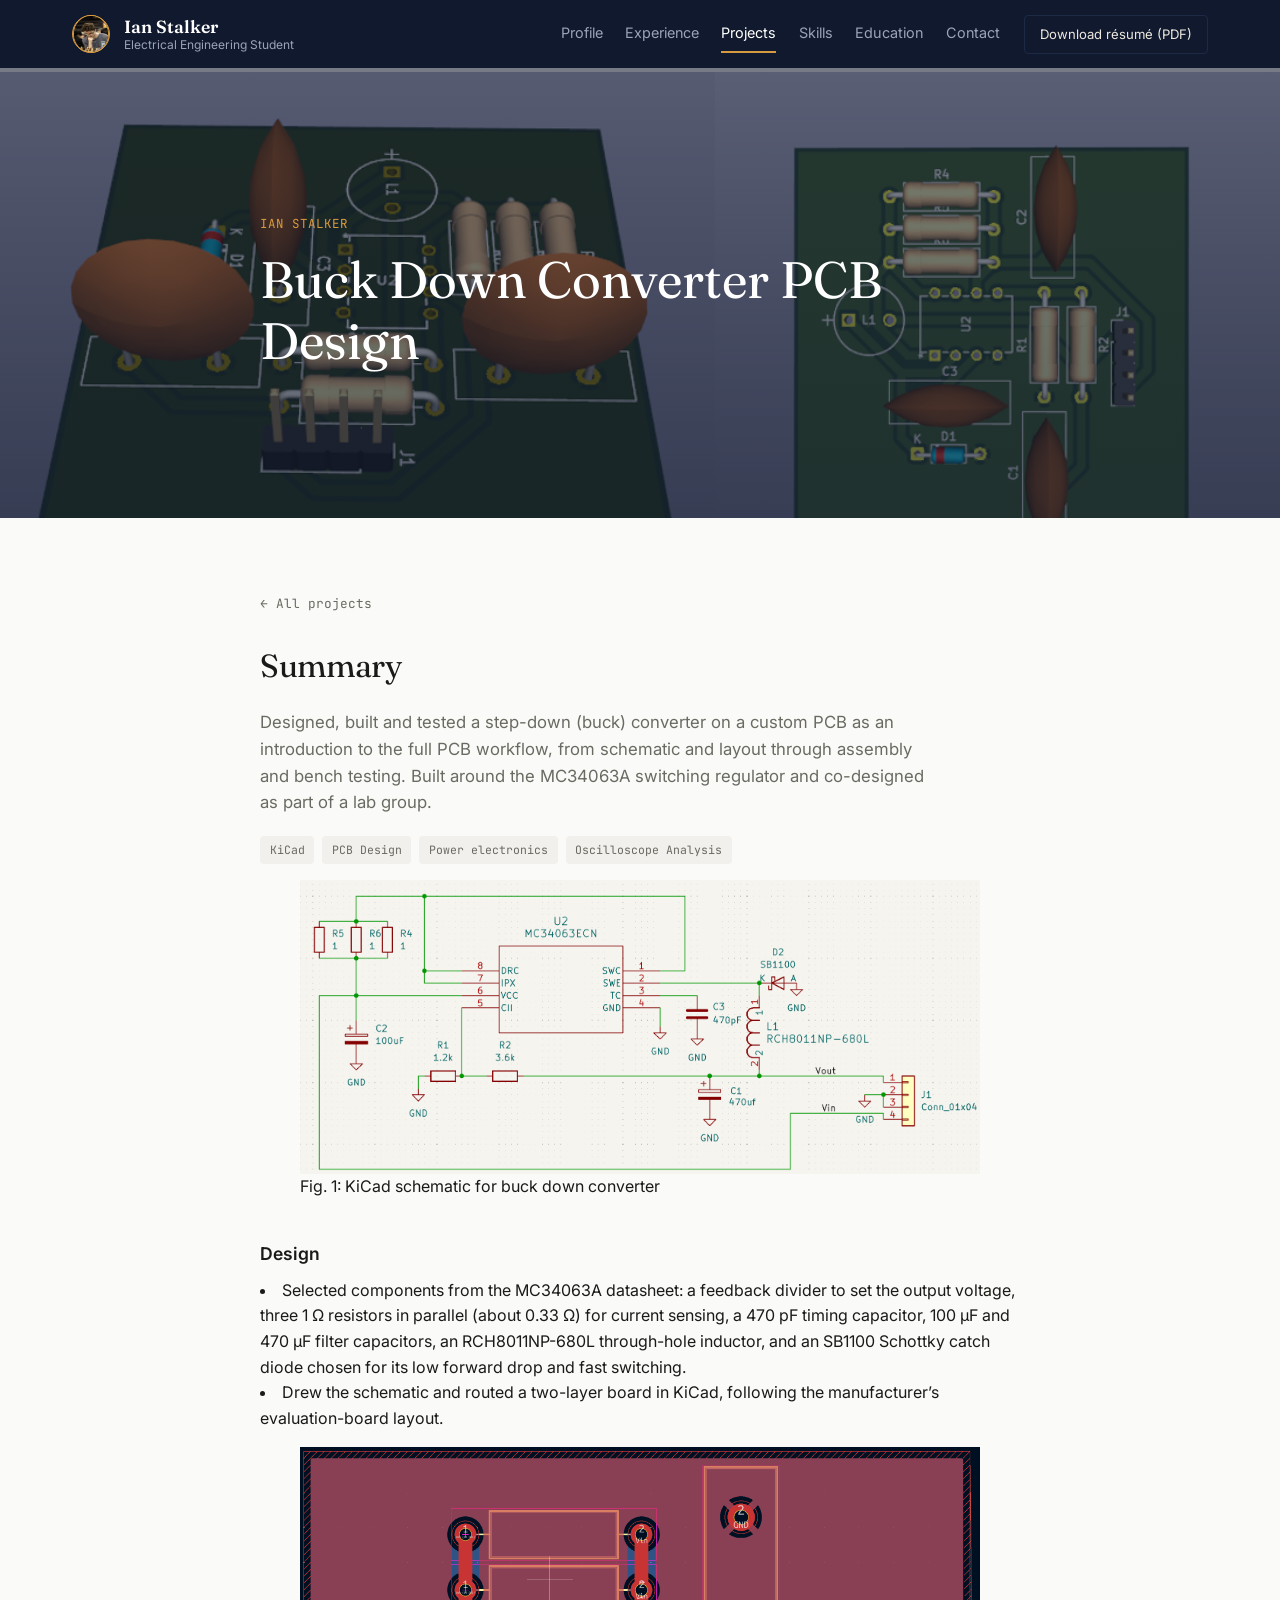
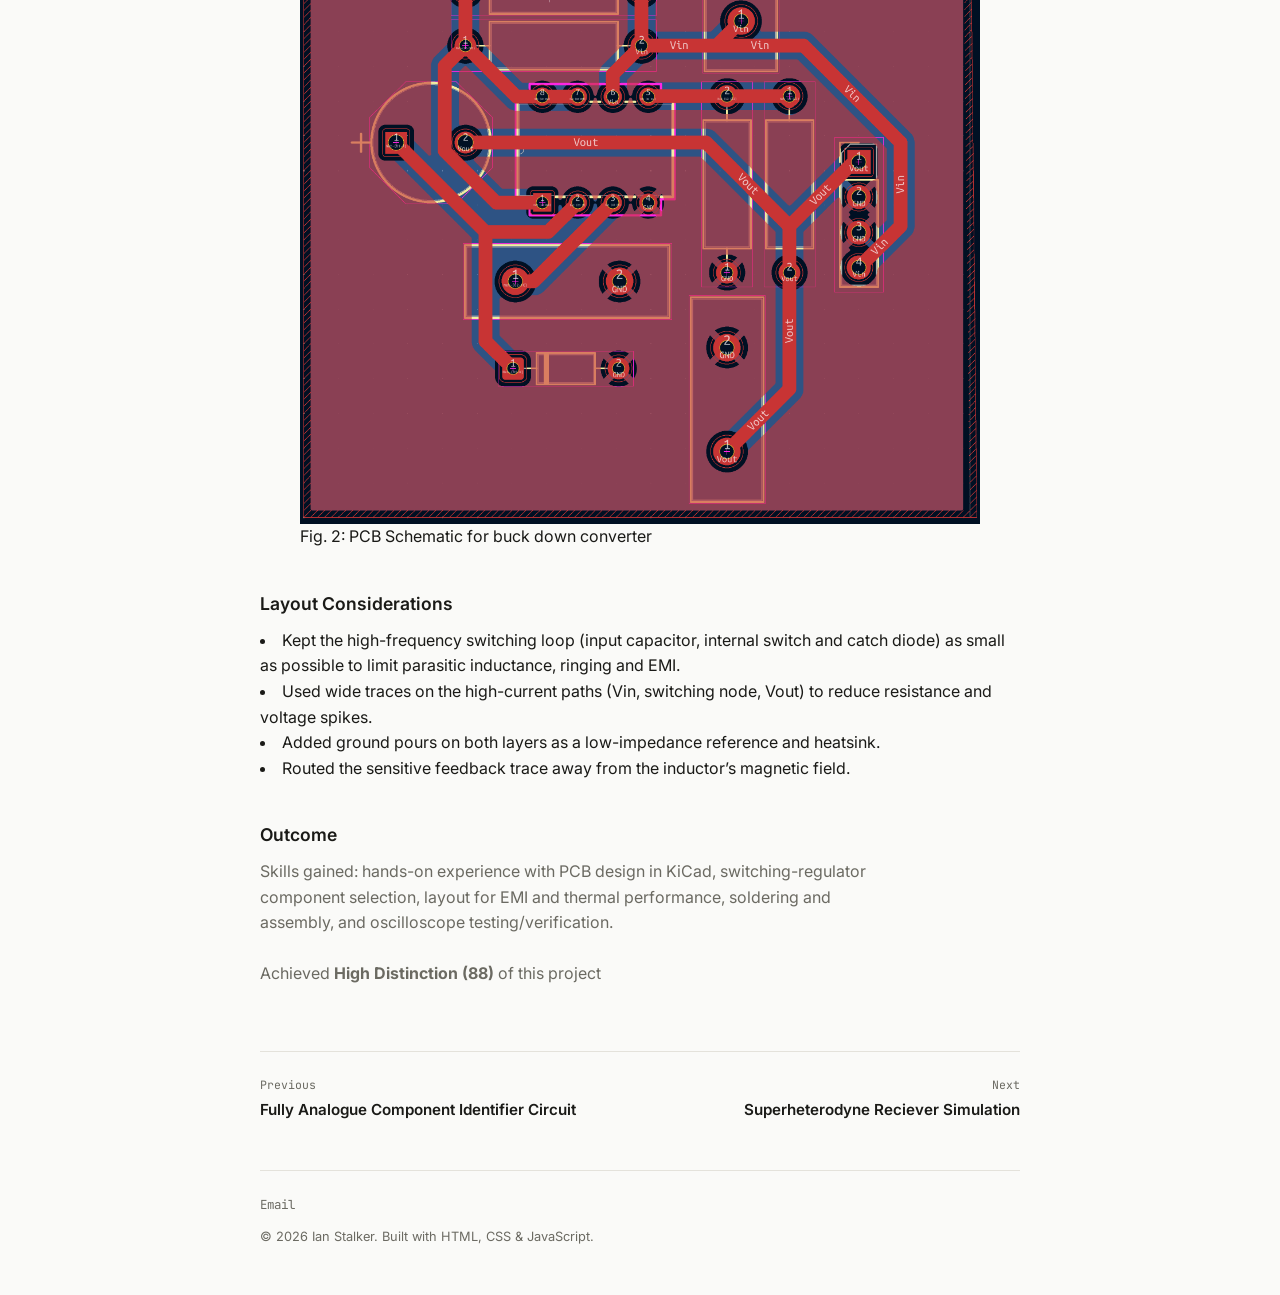
<file: project-3.html>
<!DOCTYPE html>
<html lang="en">
<head>
  <meta charset="UTF-8">
  <meta name="viewport" content="width=device-width, initial-scale=1.0">
  <title>Buck Down Converter — Ian Stalker</title>
  <meta name="description" content="Résumé and portfolio of Ian Stalker">
  <link rel="preconnect" href="https://fonts.googleapis.com">
  <link rel="preconnect" href="https://fonts.gstatic.com" crossorigin>
  <link href="https://fonts.googleapis.com/css2?family=Fraunces:ital,opsz,wght@0,9..144,400;0,9..144,600;1,9..144,500&family=Inter:wght@400;500;600&family=JetBrains+Mono:wght@400;500&display=swap" rel="stylesheet">
  <link rel="stylesheet" href="style.css">
</head>
<body data-section="projects">
<header class="topbar" id="topbar">
  <div class="topbar-inner">
    <a class="brand" href="index.html" aria-label="Ian Stalker — home">
      <span class="avatar" aria-hidden="true"><img class="avatar" src="photos/Profile Picture.png" alt="Ian Stalker"></span>
      <span class="brand-text"><span class="name">Ian Stalker</span><span class="title">Electrical Engineering Student</span></span>
    </a>
    <button class="nav-toggle" id="navToggle" aria-label="Toggle navigation" aria-expanded="false" aria-controls="siteNav"><span></span><span></span><span></span></button>
    <nav class="site-nav" id="siteNav" aria-label="Main navigation">
      <ul><li><a href="index.html#profile" class="nav-link" data-section="profile">Profile</a></li><li><a href="index.html#experience" class="nav-link" data-section="experience">Experience</a></li><li><a href="index.html#projects" class="nav-link" data-section="projects">Projects</a></li><li><a href="index.html#skills" class="nav-link" data-section="skills">Skills</a></li><li><a href="index.html#education" class="nav-link" data-section="education">Education</a></li><li><a href="index.html#contact" class="nav-link" data-section="contact">Contact</a></li></ul>
      <a class="btn-download" href="Ian_Stalker_Resume.pdf" download>Download résumé (PDF)</a>
    </nav>
  </div>
  <div class="progress-rail" aria-hidden="true"><div class="progress-fill" id="progressFill"></div></div>
</header>


<section class="hero hero-LDO" aria-label="Introduction">
  <div class="hero-inner">
    <p class="eyebrow">Ian Stalker</p>
    <h1 class="hero-title">Buck Down Converter PCB Design</h1>
  </div>
</section>




<main class="content">
  <article class="section detail">
    <a class="back-link" href="index.html#projects">&larr; All projects</a>
    <h1 class="section-title">Summary</h1>
    <p class="lede">Designed, built and tested a step-down (buck) converter on a custom PCB as an 
      introduction to the full PCB workflow, from schematic and layout through assembly and bench testing. 
      Built around the MC34063A switching regulator and co-designed as part of a lab group.</p>
    
    <ul class="tag-list"><li>KiCad</li><li>PCB Design</li><li>Power electronics</li><li>Oscilloscope Analysis</li></ul>
  
    <figure>
    <img src="photos/LDO Project/Kicad schematic.png" 
    alt="Determining magnetic coupling in LtSpice" style="max-height: 100vh; object-fit: contain;">
    <figcaption>Fig. 1: KiCad schematic for buck down converter</figcaption>
    </figure> 
    
    <h2>Design</h2>
    <li>Selected components from the MC34063A datasheet: a feedback divider to set the output voltage, 
      three 1 Ω resistors in parallel (about 0.33 Ω) for current sensing, a 470 pF timing capacitor, 100 µF and 470 µF filter capacitors,
       an RCH8011NP-680L through-hole inductor, and an SB1100 Schottky catch diode chosen for its low forward drop and fast switching.</li>
    <li>Drew the schematic and routed a two-layer board in KiCad, following the manufacturer’s evaluation-board layout.</li>

    <figure>
    <img src="photos/LDO Project/LDO PCB schematic.png" 
    alt="Determining magnetic coupling in LtSpice" style="max-height: 100vh; object-fit: contain;">
    <figcaption>Fig. 2: PCB Schematic for buck down converter</figcaption>
    </figure>
    
    <h2>Layout Considerations</h2>
    <li>Kept the high-frequency switching loop (input capacitor, internal switch and catch diode) as small as possible to limit parasitic inductance, ringing and EMI.</li>
    <li>Used wide traces on the high-current paths (Vin, switching node, Vout) to reduce resistance and voltage spikes.</li>
    <li>Added ground pours on both layers as a low-impedance reference and heatsink.</li>
    <li>Routed the sensitive feedback trace away from the inductor’s magnetic field.</li>

    <h2>Outcome</h2>
    <p>Skills gained: hands-on experience with PCB design in KiCad, switching-regulator component selection, layout for EMI and thermal performance, soldering and assembly, and oscilloscope testing/verification.<br> <br>Achieved <b>High Distinction (88)</b> of this project</p>
    
    <nav class="pager" aria-label="Project navigation">
      <a href="project-2.html"><span>Previous</span>Fully Analogue Component Identifier Circuit</a>
      <a href="project-4.html"><span>Next</span>Superheterodyne Reciever Simulation</a>
    </nav>
  </article>
  <footer class="page-footer">
  <ul class="social-links">
    <li><a href="mailto:irystalker@gmail.com">Email</a></li>

  </ul>
  <p>&copy; 2026 Ian Stalker. Built with HTML, CSS &amp; JavaScript.</p>
</footer>
</main>
<script src="script.js"></script>
</body>
</html>
</file>
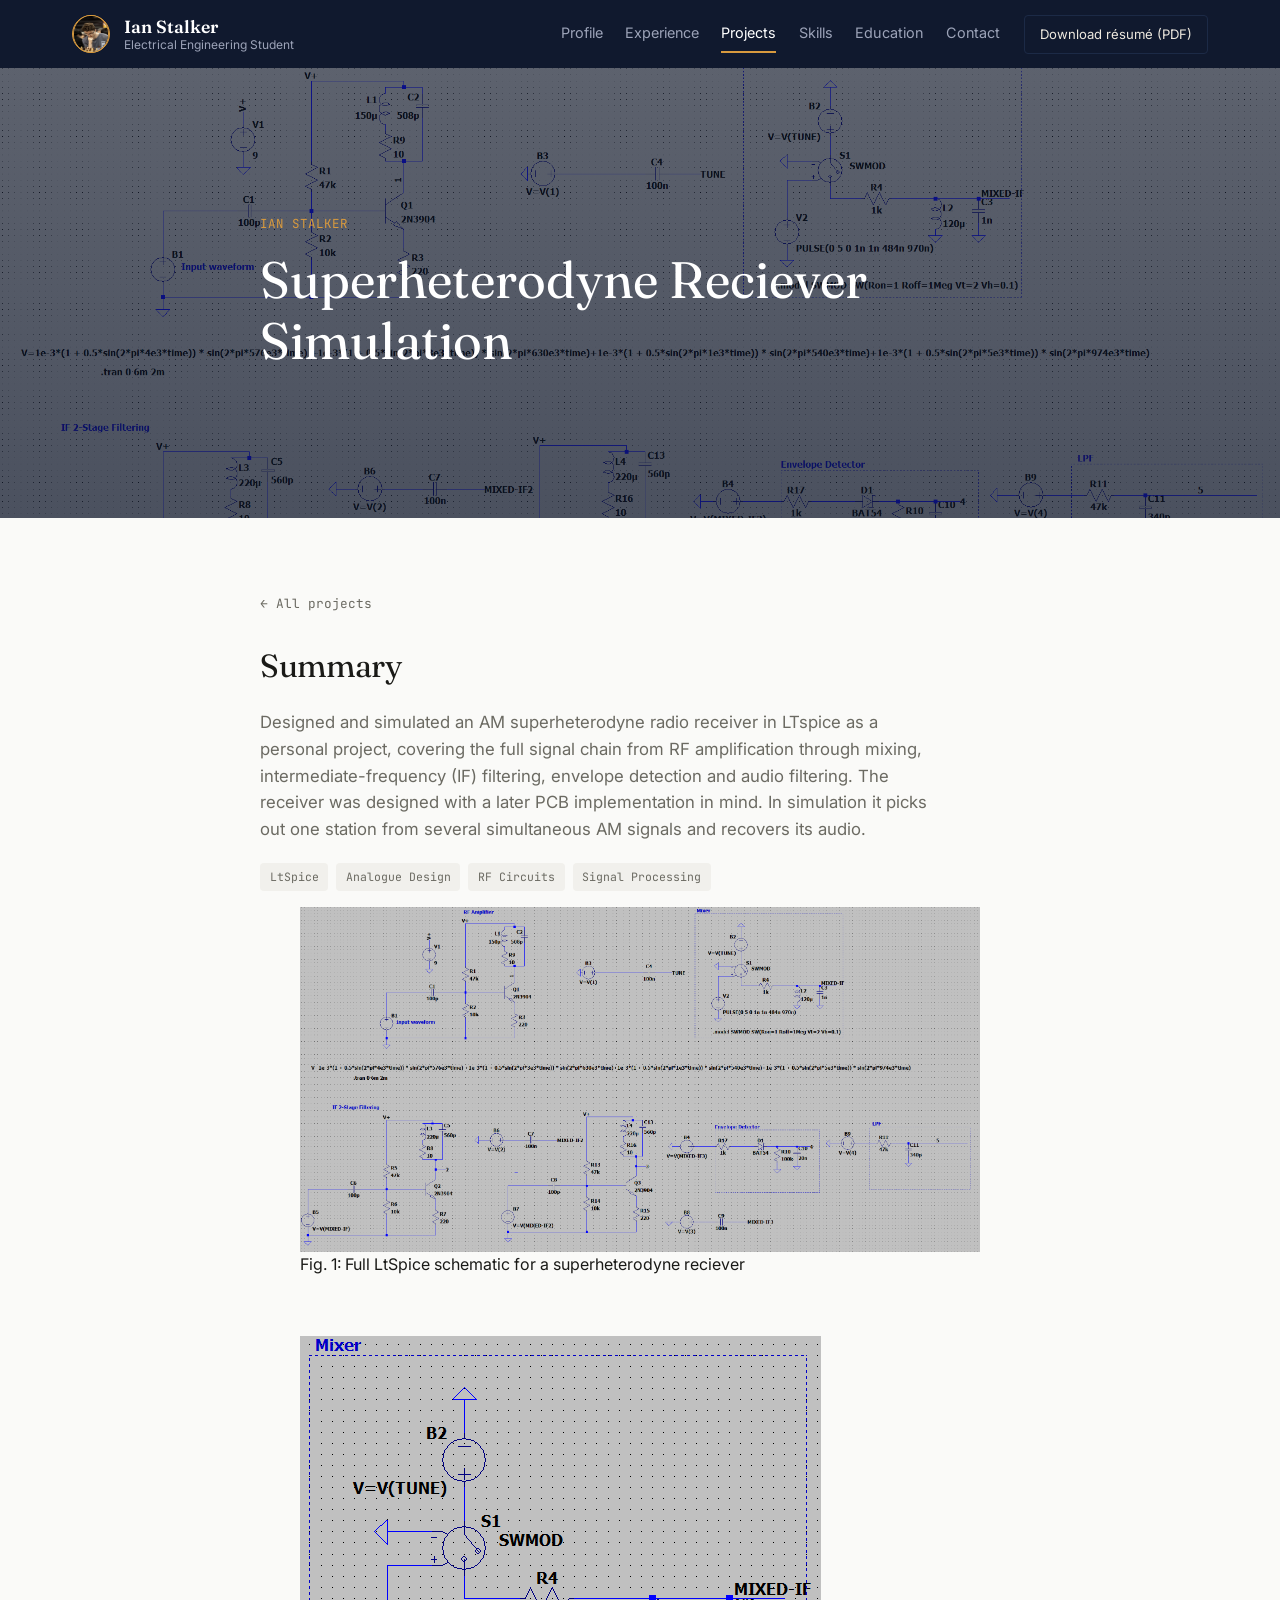
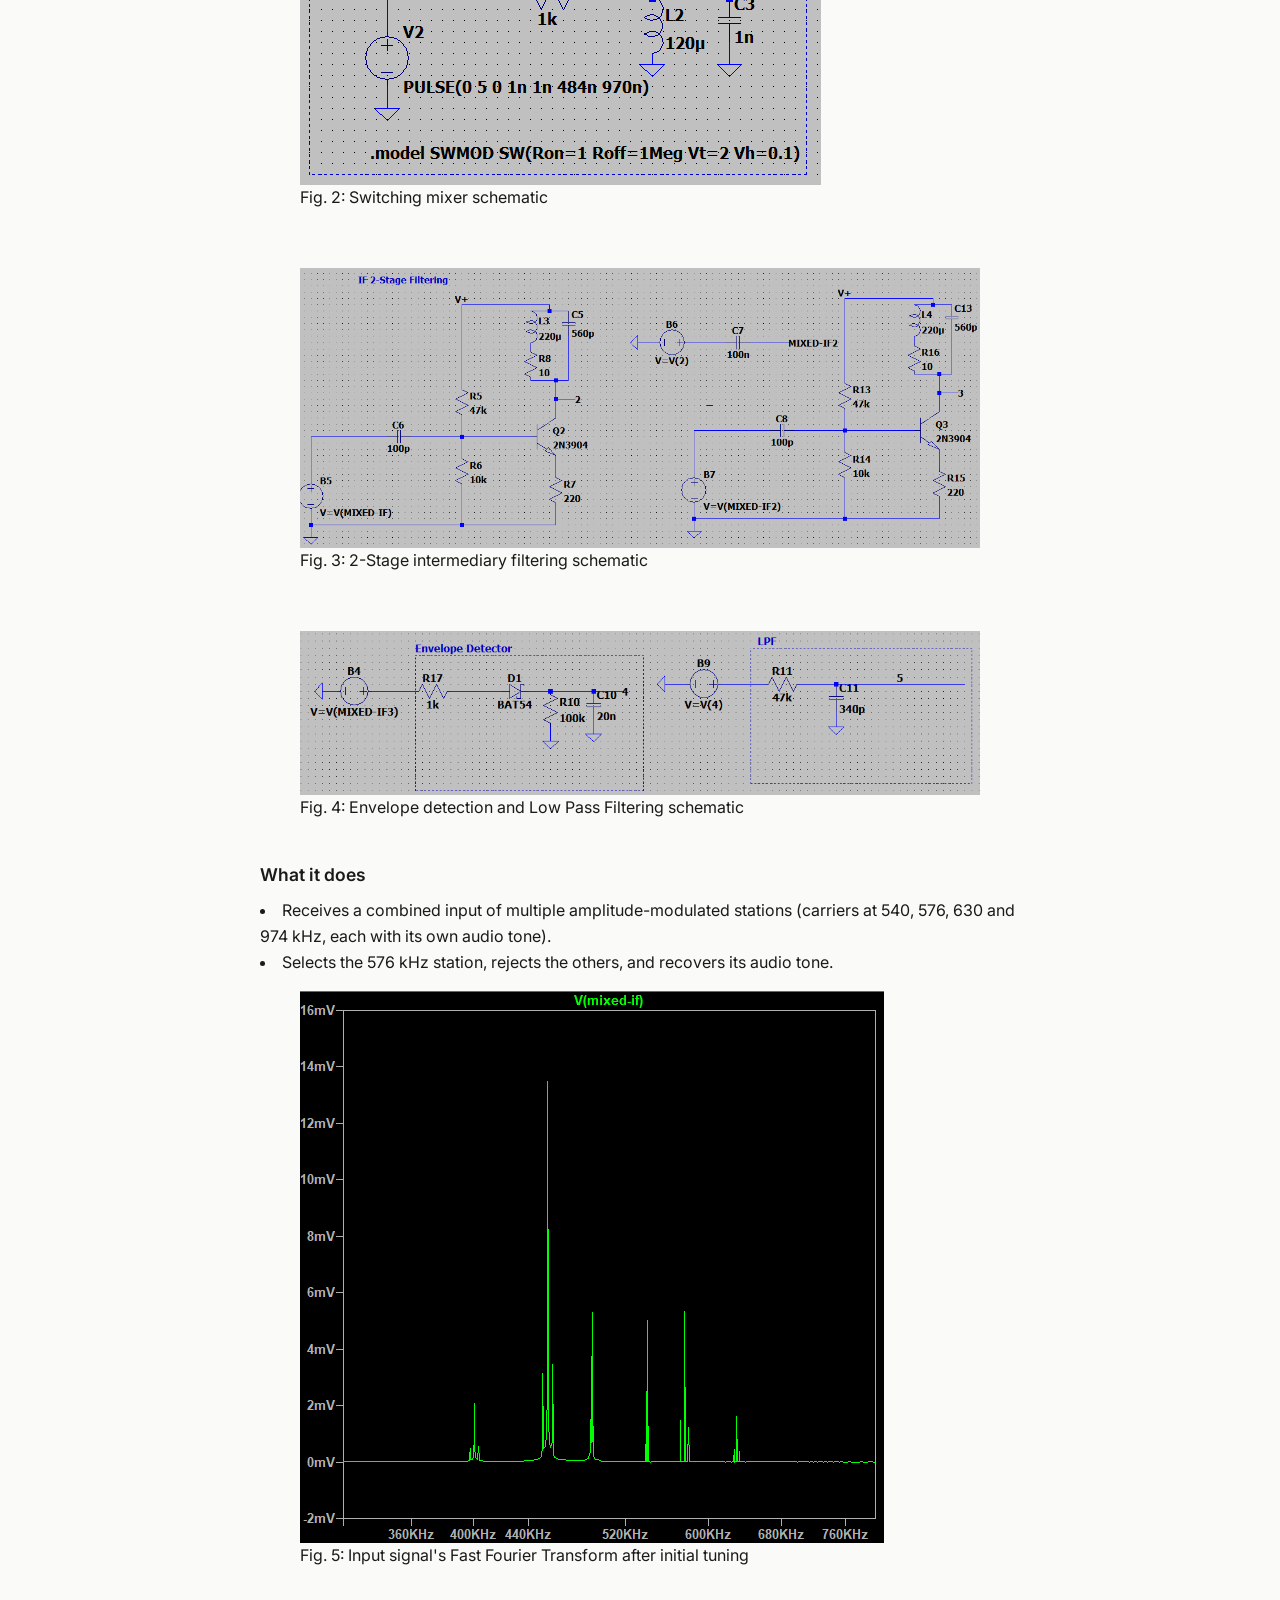
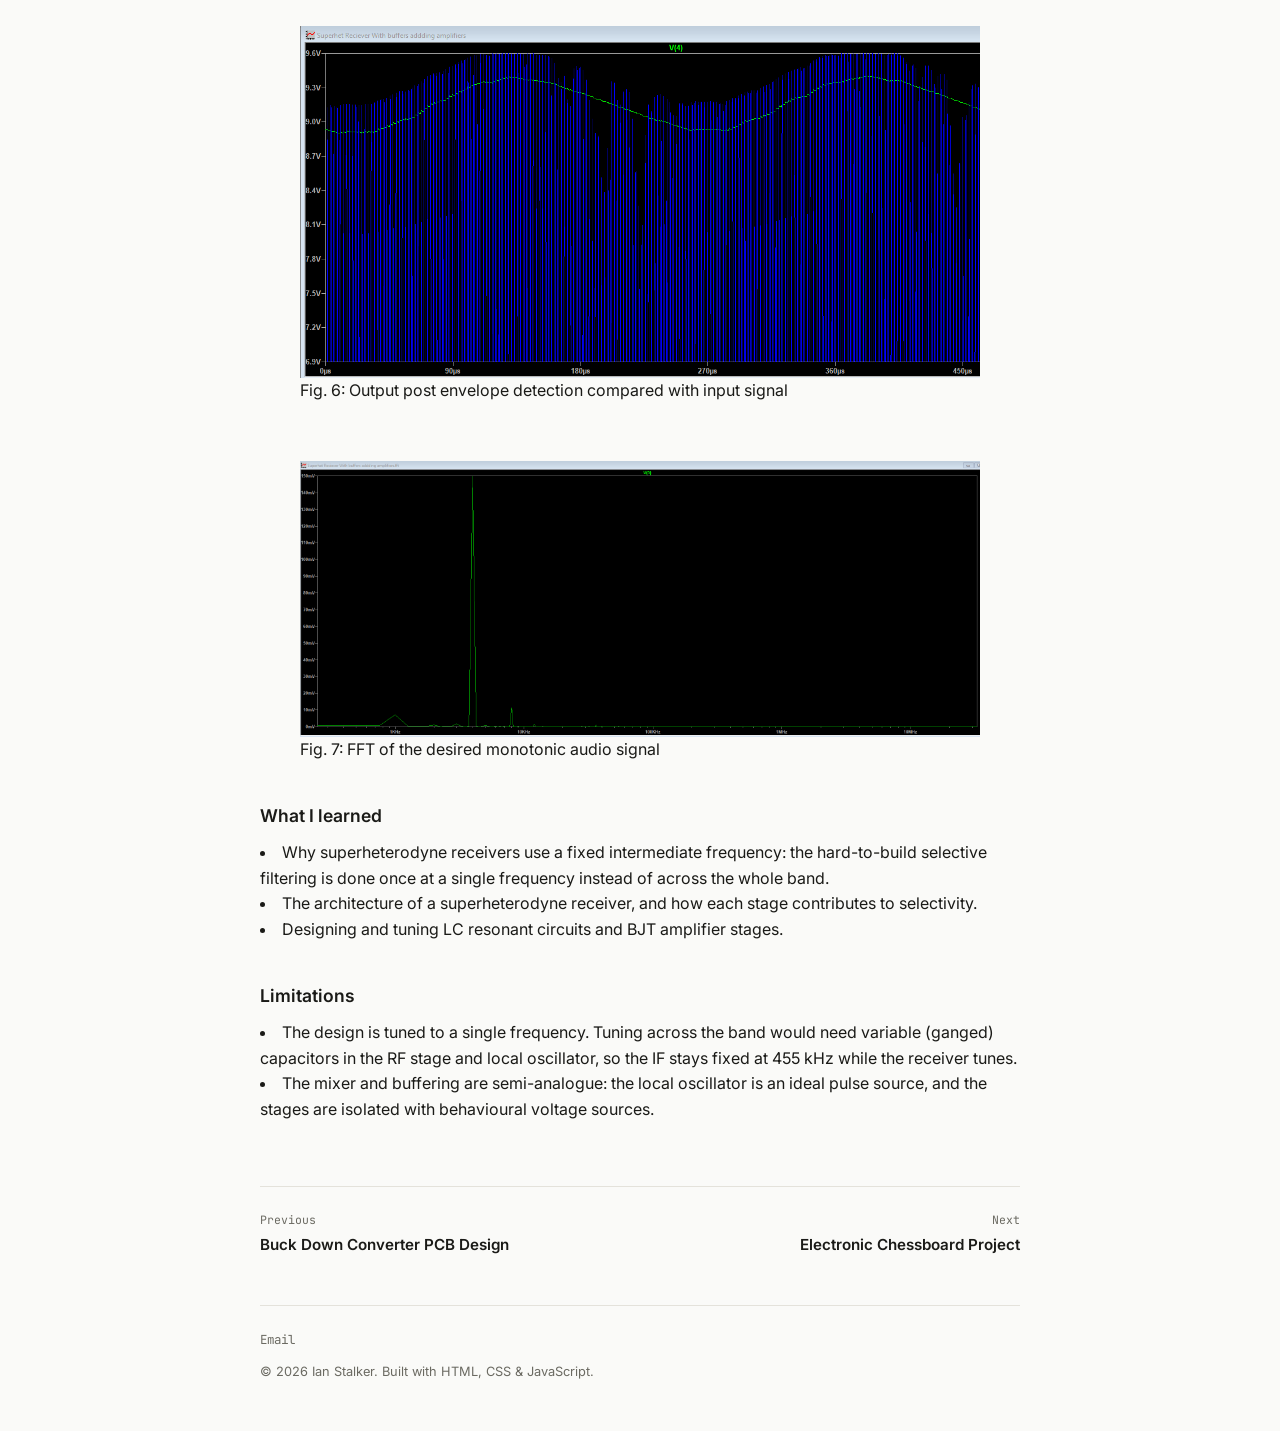
<file: project-4.html>
<!DOCTYPE html>
<html lang="en">
<head>
  <meta charset="UTF-8">
  <meta name="viewport" content="width=device-width, initial-scale=1.0">
  <title>Superheterodyne Reciever — Ian Stalker</title>
  <meta name="description" content="Résumé and portfolio of Ian Stalker">
  <link rel="preconnect" href="https://fonts.googleapis.com">
  <link rel="preconnect" href="https://fonts.gstatic.com" crossorigin>
  <link href="https://fonts.googleapis.com/css2?family=Fraunces:ital,opsz,wght@0,9..144,400;0,9..144,600;1,9..144,500&family=Inter:wght@400;500;600&family=JetBrains+Mono:wght@400;500&display=swap" rel="stylesheet">
  <link rel="stylesheet" href="style.css">
</head>
<body data-section="projects">
<header class="topbar" id="topbar">
  <div class="topbar-inner">
    <a class="brand" href="index.html" aria-label="Ian Stalker — home">
      <span class="avatar" aria-hidden="true"><img class="avatar" src="photos/Profile Picture.png" alt="Ian Stalker"></span>
      <span class="brand-text"><span class="name">Ian Stalker</span><span class="title">Electrical Engineering Student</span></span>
    </a>
    <button class="nav-toggle" id="navToggle" aria-label="Toggle navigation" aria-expanded="false" aria-controls="siteNav"><span></span><span></span><span></span></button>
    <nav class="site-nav" id="siteNav" aria-label="Main navigation">
      <ul><li><a href="index.html#profile" class="nav-link" data-section="profile">Profile</a></li><li><a href="index.html#experience" class="nav-link" data-section="experience">Experience</a></li><li><a href="index.html#projects" class="nav-link" data-section="projects">Projects</a></li><li><a href="index.html#skills" class="nav-link" data-section="skills">Skills</a></li><li><a href="index.html#education" class="nav-link" data-section="education">Education</a></li><li><a href="index.html#contact" class="nav-link" data-section="contact">Contact</a></li></ul>
      <a class="btn-download" href="Ian_Stalker_Resume.pdf" download>Download résumé (PDF)</a>
    </nav>
  </div>
  <div class="progress-rail" aria-hidden="true"><div class="progress-fill" id="progressFill"></div></div>
</header>

<section class="hero hero-superhet" aria-label="Introduction">
  <div class="hero-inner">
    <p class="eyebrow">Ian Stalker</p>
    <h1 class="hero-title">Superheterodyne Reciever Simulation</h1>
  </div>
</section>



<main class="content">
  <article class="section detail">
    <a class="back-link" href="index.html#projects">&larr; All projects</a>
    <h1 class="section-title">Summary</h1>
    <p class="lede">Designed and simulated an AM superheterodyne radio receiver in LTspice as a personal project, 
      covering the full signal chain from RF amplification through mixing, intermediate-frequency (IF) filtering, 
      envelope detection and audio filtering. The receiver was designed with a later PCB implementation in mind. 
      In simulation it picks out one station from several simultaneous AM signals and recovers its audio.</p>
    
    <ul class="tag-list"><li>LtSpice</li><li>Analogue Design</li><li>RF Circuits</li><li>Signal Processing</li></ul>

    <figure>
    <img src="photos/Superheterodyne Reciever/superhet banner.png" 
    alt="Determining magnetic coupling in LtSpice" style="max-height: 100vh; object-fit: contain;">
    <figcaption>Fig. 1: Full LtSpice schematic for a superheterodyne reciever</figcaption>
    </figure> 

    <br>
    <figure>
    <img src="photos/Superheterodyne Reciever/mixer.png" 
    alt="Determining magnetic coupling in LtSpice" style="max-height: 100vh; object-fit: contain;">
    <figcaption>Fig. 2: Switching mixer schematic</figcaption>
    </figure> 

    <br>
    <figure>
    <img src="photos/Superheterodyne Reciever/IF 2 stage filtering.png" 
    alt="Determining magnetic coupling in LtSpice" style="max-height: 100vh; object-fit: contain;">
    <figcaption>Fig. 3: 2-Stage intermediary filtering schematic</figcaption>
    </figure> 

    <br>
    <figure>
    <img src="photos/Superheterodyne Reciever/Envelope detector and LPF.png" 
    alt="Determining magnetic coupling in LtSpice" style="max-height: 100vh; object-fit: contain;">
    <figcaption>Fig. 4: Envelope detection and Low Pass Filtering schematic</figcaption>
    </figure> 
    
    <h2>What it does</h2>
    <li>Receives a combined input of multiple amplitude-modulated stations (carriers at 540, 576, 630 and 974 kHz, each with its own audio tone).</li>
    <li>Selects the 576 kHz station, rejects the others, and recovers its audio tone.</li>

    <figure>
    <img src="photos/Superheterodyne Reciever/superhet thumbnail.png" 
    alt="Determining magnetic coupling in LtSpice" style="max-height: 100vh; object-fit: contain;">
    <figcaption>Fig. 5: Input signal's Fast Fourier Transform after initial tuning</figcaption>
    </figure> 

    <br>
    <figure>
    <img src="photos/Superheterodyne Reciever/envelope detection.png" 
    alt="Determining magnetic coupling in LtSpice" style="max-height: 100vh; object-fit: contain;">
    <figcaption>Fig. 6: Output post envelope detection compared with input signal</figcaption>
    </figure> 

    <br>
    <figure>
    <img src="photos/Superheterodyne Reciever/recieved signal FFT.png" 
    alt="Determining magnetic coupling in LtSpice" style="max-height: 100vh; object-fit: contain;">
    <figcaption>Fig. 7: FFT of the desired monotonic audio signal</figcaption>
    </figure> 


    <h2>What I learned</h2>
    <li>Why superheterodyne receivers use a fixed intermediate frequency: the hard-to-build selective filtering is done once at a single frequency instead of across the whole band.</li>
    <li>The architecture of a superheterodyne receiver, and how each stage contributes to selectivity.</li>
    <li>Designing and tuning LC resonant circuits and BJT amplifier stages.</li>

    <h2>Limitations</h2>
    <li>The design is tuned to a single frequency. Tuning across the band would need variable (ganged) capacitors in the RF stage and local oscillator, so the IF stays fixed at 455 kHz while the receiver tunes.</li>
    <li>The mixer and buffering are semi-analogue: the local oscillator is an ideal pulse source, and the stages are isolated with behavioural voltage sources.</li>

    <nav class="pager" aria-label="Project navigation">
      <a href="project-3.html"><span>Previous</span>Buck Down Converter PCB Design</a>
      <a href="project-1.html"><span>Next</span>Electronic Chessboard Project</a>
    </nav>
  </article>
  <footer class="page-footer">
  <ul class="social-links">
    <li><a href="mailto:irystalker@gmail.com">Email</a></li>

  </ul>
  <p>&copy; 2026 Ian Stalker. Built with HTML, CSS &amp; JavaScript.</p>
</footer>
</main>
<script src="script.js"></script>
</body>
</html>
</file>
<file: style.css>
/* ---------- Parallax hero banner ---------- */
.hero {
  position: relative;
  min-height: 50vh;
  display: flex;
  align-items: center;
  padding: 0 2rem;
  color: #fff;
  background-image:
    linear-gradient(rgba(16,25,46,0.55), rgba(16,25,46,0.75)),  /* dark overlay so text is readable */
    

}
.hero-inner { max-width: var(--content-max); margin: 0 auto; width: 100%; }
.hero-title { font-size: clamp(2rem, 5vw, 3.2rem); font-weight: 400; line-height: 1.2; }

/* iOS Safari ignores fixed backgrounds, so fall back to normal scrolling */
@media (hover: none) {
  .hero { background-attachment: scroll; }
}

.hero-home {
  background-image:
    linear-gradient(rgba(16,25,46,0.55), rgba(16,25,46,0.75)),
    url("photos/home\ page\ banner.png");
    background-size: 100% 100%, 200vh 50vh;
    background-repeat: no-repeat;
    background-position: center, center 10%;
    background-attachment: fixed;   /* this creates the parallax effect */
}

.hero-chess {
  background-image:
    linear-gradient(rgba(16,25,46,0.55), rgba(16,25,46,0.75)),
    url("photos/Chessboard project/banner.png");
    background-size: contain;
    background-repeat: no-repeat;
    background-position: center, center 20%;
    background-attachment: fixed;   /* this creates the parallax effect */
}

.hero-component {
  background-image:
    linear-gradient(rgba(16,25,46,0.55), rgba(16,25,46,0.75)),
    url("photos/Component Identifier Circuit/component\ identifier\ full.png");
    background-size: contain;
    background-repeat: no-repeat;
    background-position: center, center 20%;
    background-attachment: fixed;   /* this creates the parallax effect */
}

.hero-LDO {
  background-image:
    linear-gradient(rgba(16,25,46,0.55), rgba(16,25,46,0.75)),
    url("photos/LDO Project/LDO\ banner.png");
    background-size: contain;
    background-repeat: no-repeat;
    background-position: center, center 20%;
    background-attachment: fixed;   /* this creates the parallax effect */
}

.hero-superhet {
  background-image:
    linear-gradient(rgba(16,25,46,0.55), rgba(16,25,46,0.75)),
    url("photos/Superheterodyne Reciever/superhet\ banner.png");
    background-size: contain;
    background-repeat: no-repeat;
    background-position: center, center 20%;
    background-attachment: fixed;   /* this creates the parallax effect */
}


/* =========================================================
   DESIGN TOKENS — change these to re-theme the whole site
   ========================================================= */
:root {
  --ink:        #10192E;
  --ink-soft:   #1C2A46;
  --paper:      #FAFAF8;
  --paper-dim:  #F1F0EC;
  --line:       #E4E2DB;
  --text-main:  #1A1A17;
  --text-soft:  #6B6A62;
  --cream:      #EFEAE0;
  --cream-dim:  #9CA3B8;
  --amber:      #D89A3E;
  --amber-soft: rgba(216, 154, 62, 0.16);

  --font-display: 'Fraunces', Georgia, serif;
  --font-body: 'Inter', -apple-system, BlinkMacSystemFont, sans-serif;
  --font-mono: 'JetBrains Mono', 'Courier New', monospace;

  --topbar-height: 68px;
  --content-max: 760px;
  --radius: 4px;
}

/* ---------- Reset & base ---------- */
*, *::before, *::after { box-sizing: border-box; }
html { scroll-behavior: smooth; }
body {
  margin: 0;
  font-family: var(--font-body);
  background: var(--paper);
  color: var(--text-main);
  line-height: 1.6;
  -webkit-font-smoothing: antialiased;
}
a { color: inherit; text-decoration: none; }
ul, ol { list-style: none; margin: 0; padding: 0; }
h1, h2, h3 { margin: 0; font-family: var(--font-display); }
img { max-width: 100%; display: block; }

a:focus-visible, button:focus-visible {
  outline: 2px solid var(--amber);
  outline-offset: 3px;
}
@media (prefers-reduced-motion: reduce) {
  html { scroll-behavior: auto; }
  * { animation-duration: 0.01ms !important; transition-duration: 0.01ms !important; }
}

/* =========================================================
   TOP BAR (replaces the old sidebar)
   ========================================================= */
.topbar {
  position: sticky;
  top: 0;
  z-index: 60;
  background: var(--ink);
  color: var(--cream);
}
.topbar-inner {
  max-width: 1200px;
  margin: 0 auto;
  height: var(--topbar-height);
  padding: 0 2rem;
  display: flex;
  align-items: center;
  justify-content: space-between;
  gap: 1.5rem;
}

.brand { display: flex; align-items: center; gap: 0.85rem; flex-shrink: 0; }
.avatar {
  width: 38px; height: 38px;
  border-radius: 50%;
  background: var(--amber-soft);
  border: 1px solid var(--amber);
  color: var(--amber);
  font-family: var(--font-mono);
  font-size: 0.75rem;
  letter-spacing: 0.05em;
  display: flex; align-items: center; justify-content: center;
}
.brand-text { display: flex; flex-direction: column; line-height: 1.25; }
.name { font-family: var(--font-display); font-size: 1.1rem; font-weight: 600; color: #fff; }
.title { font-size: 0.75rem; color: var(--cream-dim); }

.site-nav { display: flex; align-items: center; gap: 1.5rem; }
.site-nav ul { display: flex; gap: 1.4rem; }

.nav-link {
  display: block;
  padding: 0.4rem 0;
  font-size: 0.9rem;
  color: var(--cream-dim);
  border-bottom: 2px solid transparent;
  transition: color 0.15s ease, border-color 0.15s ease;
}
.nav-link:hover { color: var(--cream); }
.nav-link.active { color: #fff; border-bottom-color: var(--amber); }

.btn-download {
  padding: 0.5rem 0.95rem;
  border: 1px solid var(--ink-soft);
  border-radius: var(--radius);
  font-size: 0.82rem;
  color: var(--cream);
  white-space: nowrap;
  transition: border-color 0.15s ease, background 0.15s ease;
}
.btn-download:hover { border-color: var(--amber); background: var(--amber-soft); }

/* Reading-progress line along the bottom edge of the bar */
.progress-rail { position: absolute; left: 0; right: 0; bottom: 0; height: 3px; }
.progress-fill { width: 0%; height: 100%; background: var(--amber); transition: width 0.1s linear; }

/* Hamburger (mobile only) */
.nav-toggle {
  display: none;
  width: 42px; height: 42px;
  background: transparent;
  border: none;
  flex-direction: column;
  align-items: center;
  justify-content: center;
  gap: 4px;
  cursor: pointer;
}
.nav-toggle span { width: 20px; height: 2px; background: var(--cream); transition: transform 0.2s ease, opacity 0.2s ease; }
.nav-toggle[aria-expanded="true"] span:nth-child(1) { transform: translateY(6px) rotate(45deg); }
.nav-toggle[aria-expanded="true"] span:nth-child(2) { opacity: 0; }
.nav-toggle[aria-expanded="true"] span:nth-child(3) { transform: translateY(-6px) rotate(-45deg); }

/* =========================================================
   MAIN CONTENT
   ========================================================= */
.content { padding: 4.5rem 2rem 3rem; }

.section {
  max-width: var(--content-max);
  margin: 0 auto;
  padding-bottom: 5rem;
  scroll-margin-top: calc(var(--topbar-height) + 1.5rem);
}
.section + .section { border-top: 1px solid var(--line); padding-top: 5rem; }

.eyebrow {
  font-family: var(--font-mono);
  font-size: 0.78rem;
  letter-spacing: 0.08em;
  text-transform: uppercase;
  color: var(--amber);
  margin: 0 0 0.9rem;
}
.section-title {
  font-size: 2rem;
  font-weight: 400;
  line-height: 1.25;
  letter-spacing: -0.01em;
  margin-bottom: 1.4rem;
}
.lede { font-size: 1.05rem; color: var(--text-soft); max-width: 60ch; margin: 0; }

.meta-row { margin-top: 1.75rem; font-family: var(--font-mono); font-size: 0.82rem; color: var(--text-soft); }
.meta-row .sep { margin: 0 0.6rem; color: var(--line); }

/* ---------- Experience timeline ---------- */
.timeline { margin-top: 2.5rem; }
.entry {
  display: grid;
  grid-template-columns: 130px 1fr;
  gap: 1.5rem;
  padding: 1.75rem 0;
  border-top: 1px solid var(--line);
}
.entry:first-child { border-top: none; padding-top: 0; }
.entry-date { font-family: var(--font-mono); font-size: 0.8rem; color: var(--text-soft); padding-top: 0.2rem; }
.entry-role { font-family: var(--font-body); font-size: 1.05rem; font-weight: 600; margin-bottom: 0.5rem; }
.entry-role a:hover { color: var(--amber); }
.entry-org { font-weight: 400; color: var(--text-soft); }
.entry-body p { margin: 0 0 0.9rem; color: var(--text-soft); }

.tag-list { display: flex; flex-wrap: wrap; gap: 0.5rem; margin-top: 1.25rem; }
.entry-body .tag-list { margin-top: 0; }
.tag-list li {
  font-family: var(--font-mono);
  font-size: 0.72rem;
  padding: 0.3rem 0.6rem;
  background: var(--paper-dim);
  border-radius: var(--radius);
  color: var(--text-soft);
}
.more-link { display: inline-block; margin-top: 1rem; font-family: var(--font-mono); font-size: 0.8rem; color: var(--amber); }
.more-link::after { content: " →"; }
.more-link:hover { text-decoration: underline; }

.no-timeline { margin-top: 2rem; }
.entry-date-inline { font-family: var(--font-mono); font-size: 0.82rem; color: var(--text-soft); margin-top: 0.3rem; }

/* ---------- Project tiles (square, image-led) ---------- */
.project-grid {
  margin-top: 2.5rem;
  display: grid;
  grid-template-columns: repeat(2, 1fr);
  gap: 1.25rem;
}
.project-tile {
  position: relative;
  display: block;
  aspect-ratio: 1 / 1;
  overflow: hidden;
  border-radius: var(--radius);
  background: var(--ink-soft);
}
.project-tile img {
  width: 100%; height: 100%;
  object-fit: cover;
  transition: transform 0.35s ease;
}
.tile-caption {
  position: absolute;
  left: 0; right: 0; bottom: 0;
  display: flex; flex-direction: column; gap: 0.15rem;
  padding: 2.5rem 1.1rem 1.1rem;
  color: #fff;
  background: linear-gradient(to top, rgba(16,25,46,0.92), rgba(16,25,46,0));
}
.tile-title { font-weight: 600; font-size: 0.98rem; line-height: 1.3; }
.tile-sub { font-family: var(--font-mono); font-size: 0.72rem; color: var(--cream-dim); }
.project-tile:hover img { transform: scale(1.04); }
.project-tile:hover .tile-title { text-decoration: underline; text-decoration-color: var(--amber); text-underline-offset: 3px; }

/* ---------- Skills ---------- */
.skills-grid { margin-top: 2.5rem; display: grid; grid-template-columns: repeat(auto-fit, minmax(180px, 1fr)); gap: 2rem; }
.skill-group h3 { font-family: var(--font-body); font-size: 0.9rem; font-weight: 600; margin-bottom: 0.5rem; }
.skill-group p { font-size: 0.88rem; color: var(--text-soft); margin: 0; }

/* ---------- Contact ---------- */
.btn-primary {
  display: inline-block;
  margin-top: 1.5rem;
  padding: 0.85rem 1.5rem;
  background: var(--ink);
  color: #fff;
  border-radius: var(--radius);
  font-family: var(--font-mono);
  font-size: 0.88rem;
  transition: background 0.15s ease;
}
.btn-primary:hover { background: var(--ink-soft); }

/* ---------- Detail pages (project / experience) ---------- */
.detail { padding-bottom: 3rem; }
.back-link { display: inline-block; margin-bottom: 2rem; font-family: var(--font-mono); font-size: 0.8rem; color: var(--text-soft); }
.back-link:hover { color: var(--amber); }
.hero-image { width: 100%; aspect-ratio: 16 / 9; object-fit: cover; border-radius: var(--radius); margin: 2.5rem 0 1rem; }
.detail h2 { font-family: var(--font-body); font-size: 1.1rem; font-weight: 600; margin: 2.5rem 0 0.6rem; }
.detail p { color: var(--text-soft); max-width: 62ch; margin: 0; }
.bullets { color: var(--text-soft); max-width: 62ch; }
.bullets li { position: relative; padding-left: 1.1rem; margin-bottom: 0.4rem; }
.bullets li::before { content: ""; position: absolute; left: 0; top: 0.7em; width: 5px; height: 5px; border-radius: 50%; background: var(--amber); }

.pager { margin-top: 4rem; padding-top: 1.5rem; border-top: 1px solid var(--line); display: grid; grid-template-columns: 1fr 1fr; gap: 1rem; }
.pager a { display: block; font-weight: 600; font-size: 0.95rem; }
.pager a:last-child { text-align: right; }
.pager a span { display: block; font-family: var(--font-mono); font-size: 0.72rem; font-weight: 400; color: var(--text-soft); margin-bottom: 0.2rem; }
.pager a:hover { color: var(--amber); }

/* ---------- Footer ---------- */
.page-footer {
  max-width: var(--content-max);
  margin: 0 auto;
  padding-top: 1.5rem;
  border-top: 1px solid var(--line);
  font-size: 0.8rem;
  color: var(--text-soft);
}
.page-footer p { margin: 0.75rem 0 0; }
.social-links { display: flex; gap: 1.1rem; font-family: var(--font-mono); font-size: 0.78rem; }
.social-links a:hover { color: var(--amber); }

/* =========================================================
   RESPONSIVE
   ========================================================= */
@media (max-width: 980px) {
  .topbar-inner { padding: 0 1.25rem; }
  .nav-toggle { display: flex; }

  .site-nav {
    display: none;
    position: absolute;
    top: var(--topbar-height);
    left: 0; right: 0;
    flex-direction: column;
    align-items: stretch;
    gap: 1rem;
    padding: 1rem 1.25rem 1.5rem;
    background: var(--ink);
    border-top: 1px solid var(--ink-soft);
  }
  .site-nav.open { display: flex; }
  .site-nav ul { flex-direction: column; gap: 0; }
  .nav-link { padding: 0.7rem 0; border-bottom: none; border-left: 2px solid transparent; padding-left: 0.85rem; }
  .nav-link.active { border-left-color: var(--amber); }
  .btn-download { text-align: center; }
}

@media (max-width: 720px) {
  .content { padding: 3rem 1.25rem 2.5rem; }
  .entry { grid-template-columns: 1fr; gap: 0.4rem; }
  .section-title { font-size: 1.6rem; }
  .title { display: none; }
}

@media (max-width: 480px) {
  .project-grid { grid-template-columns: 1fr; }
}
</file>
